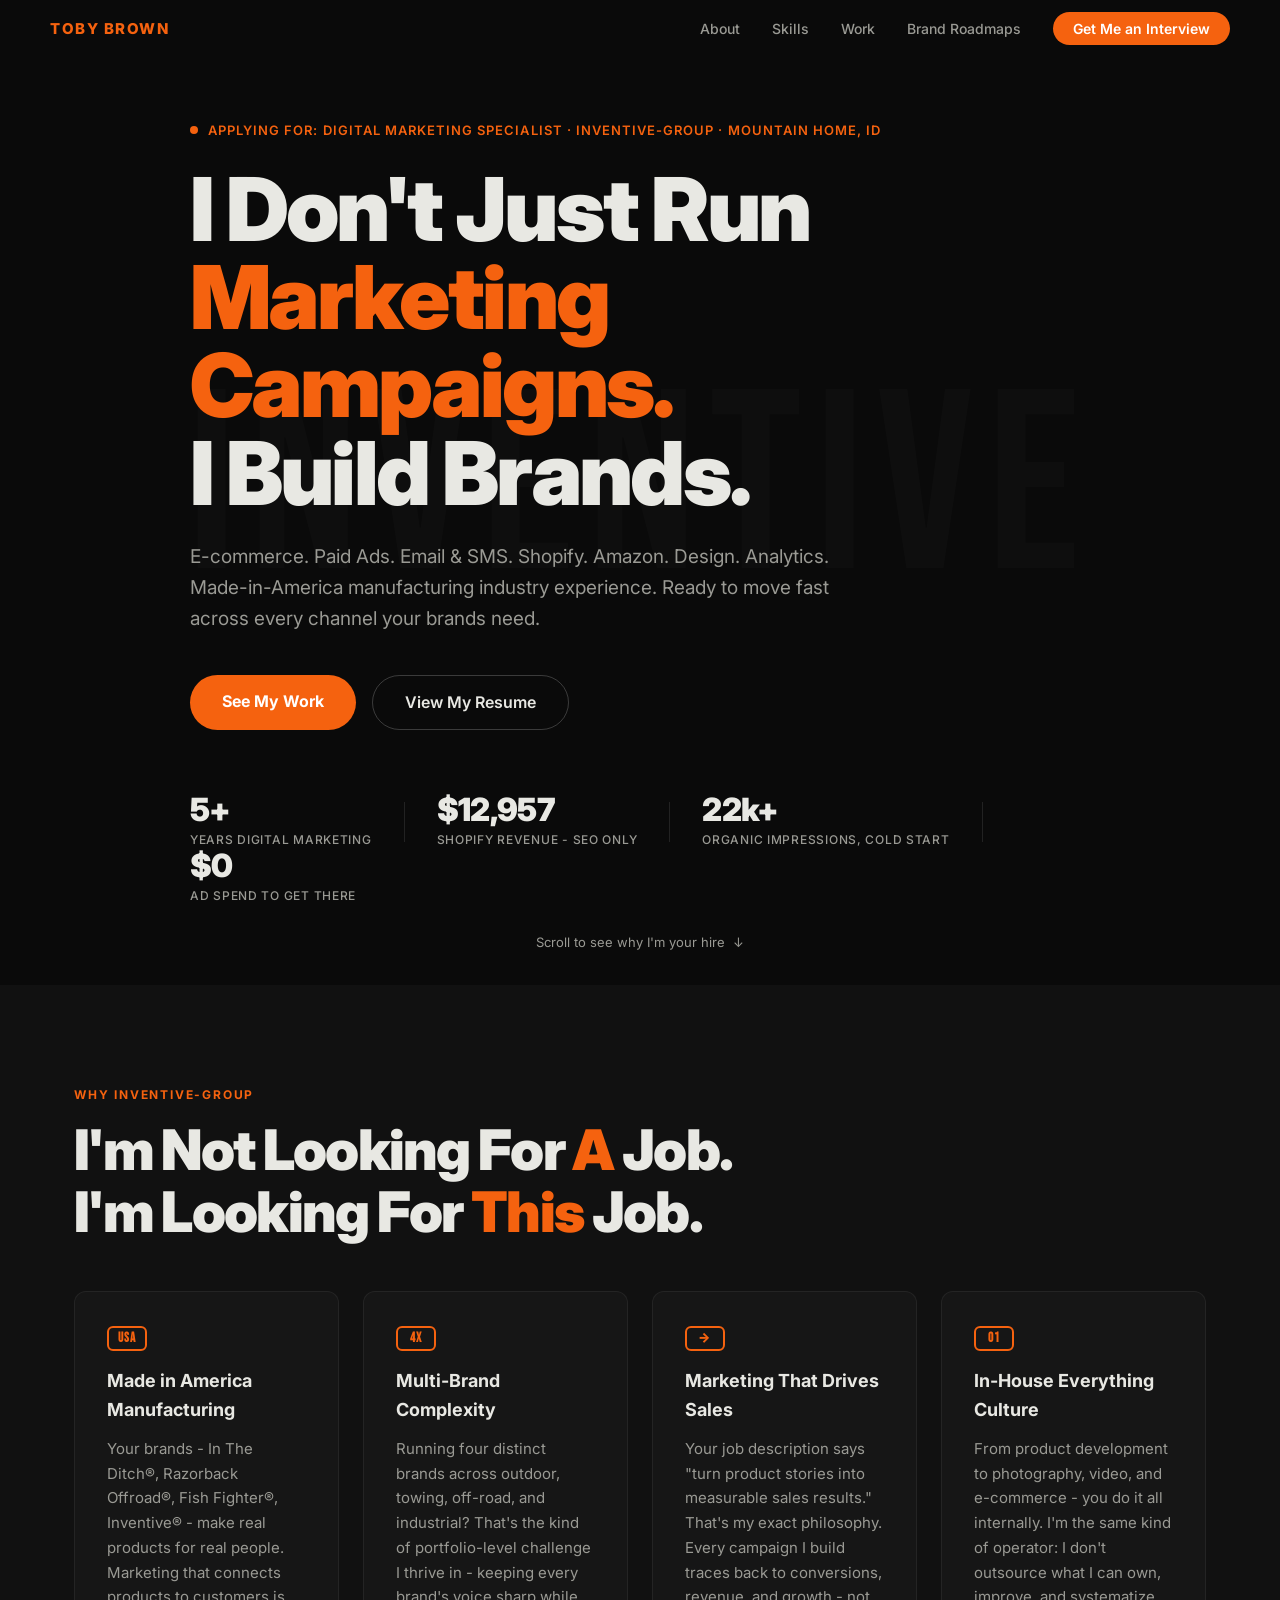
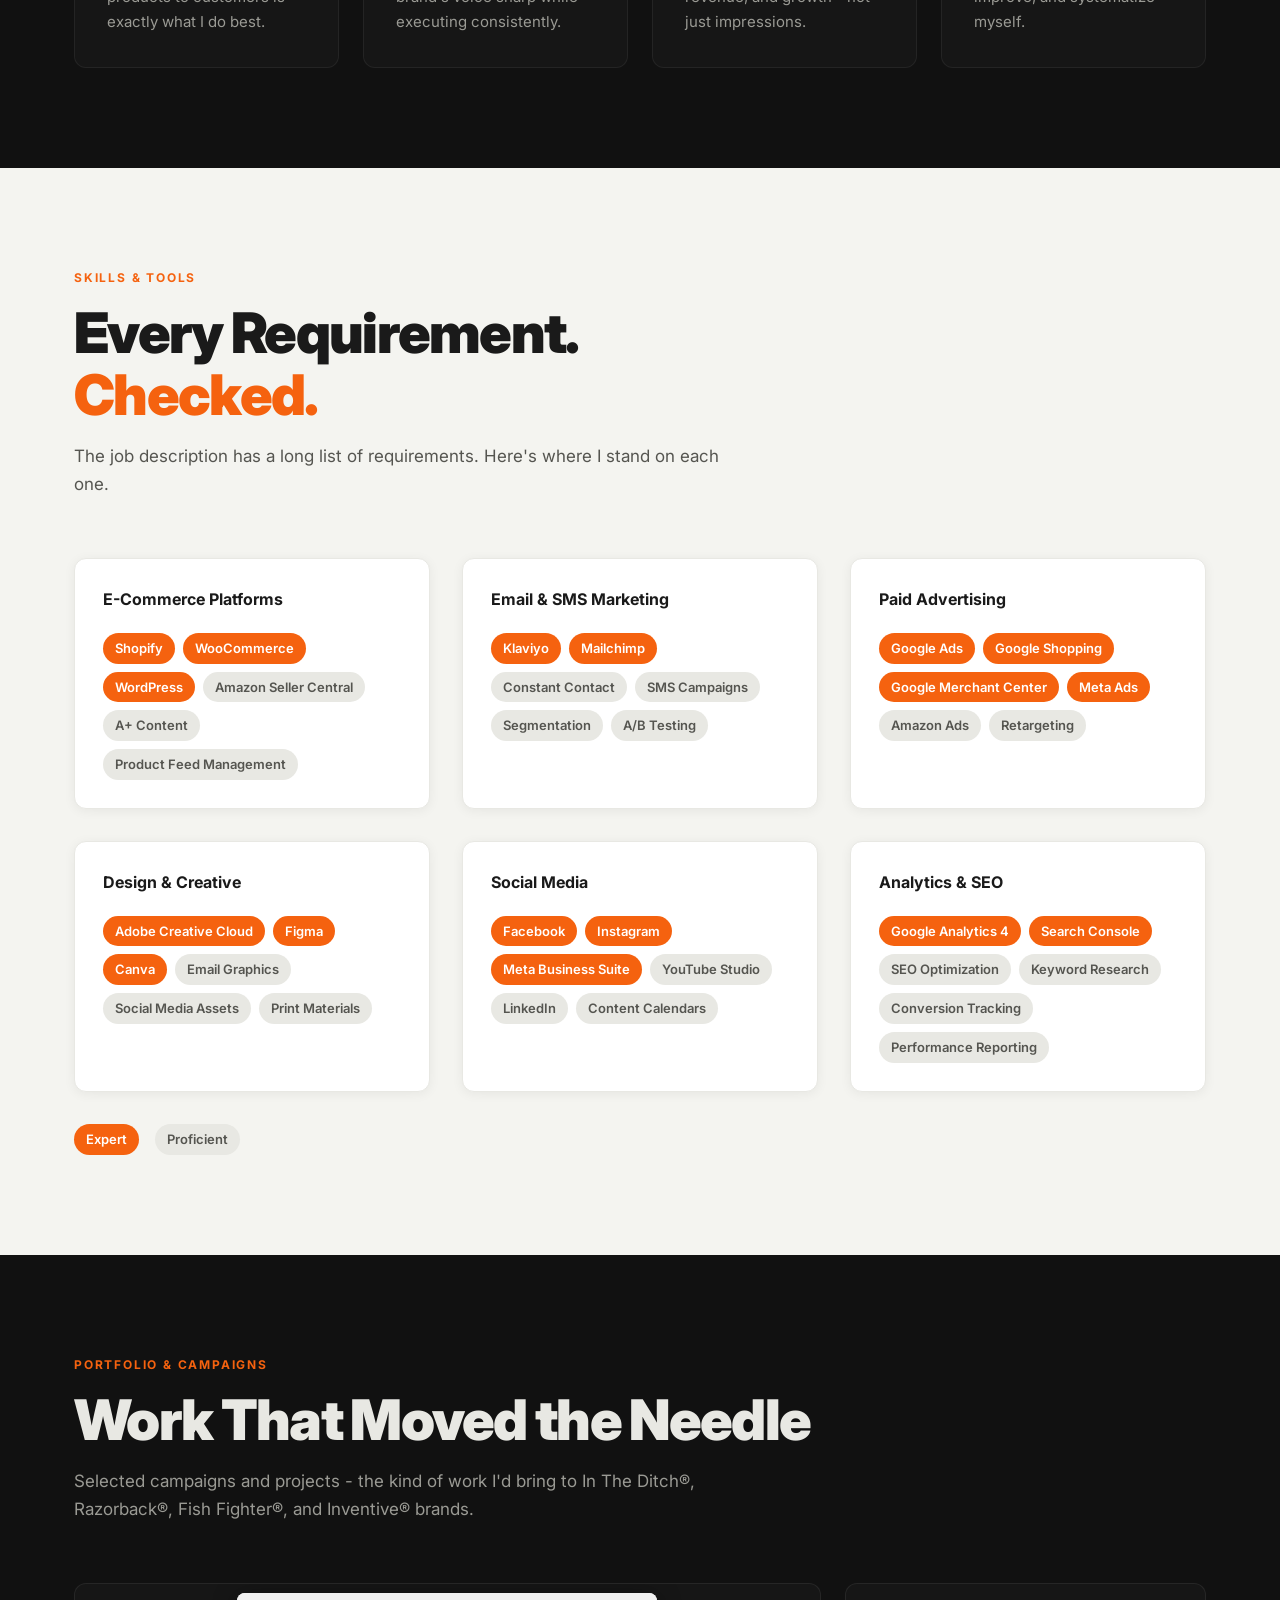
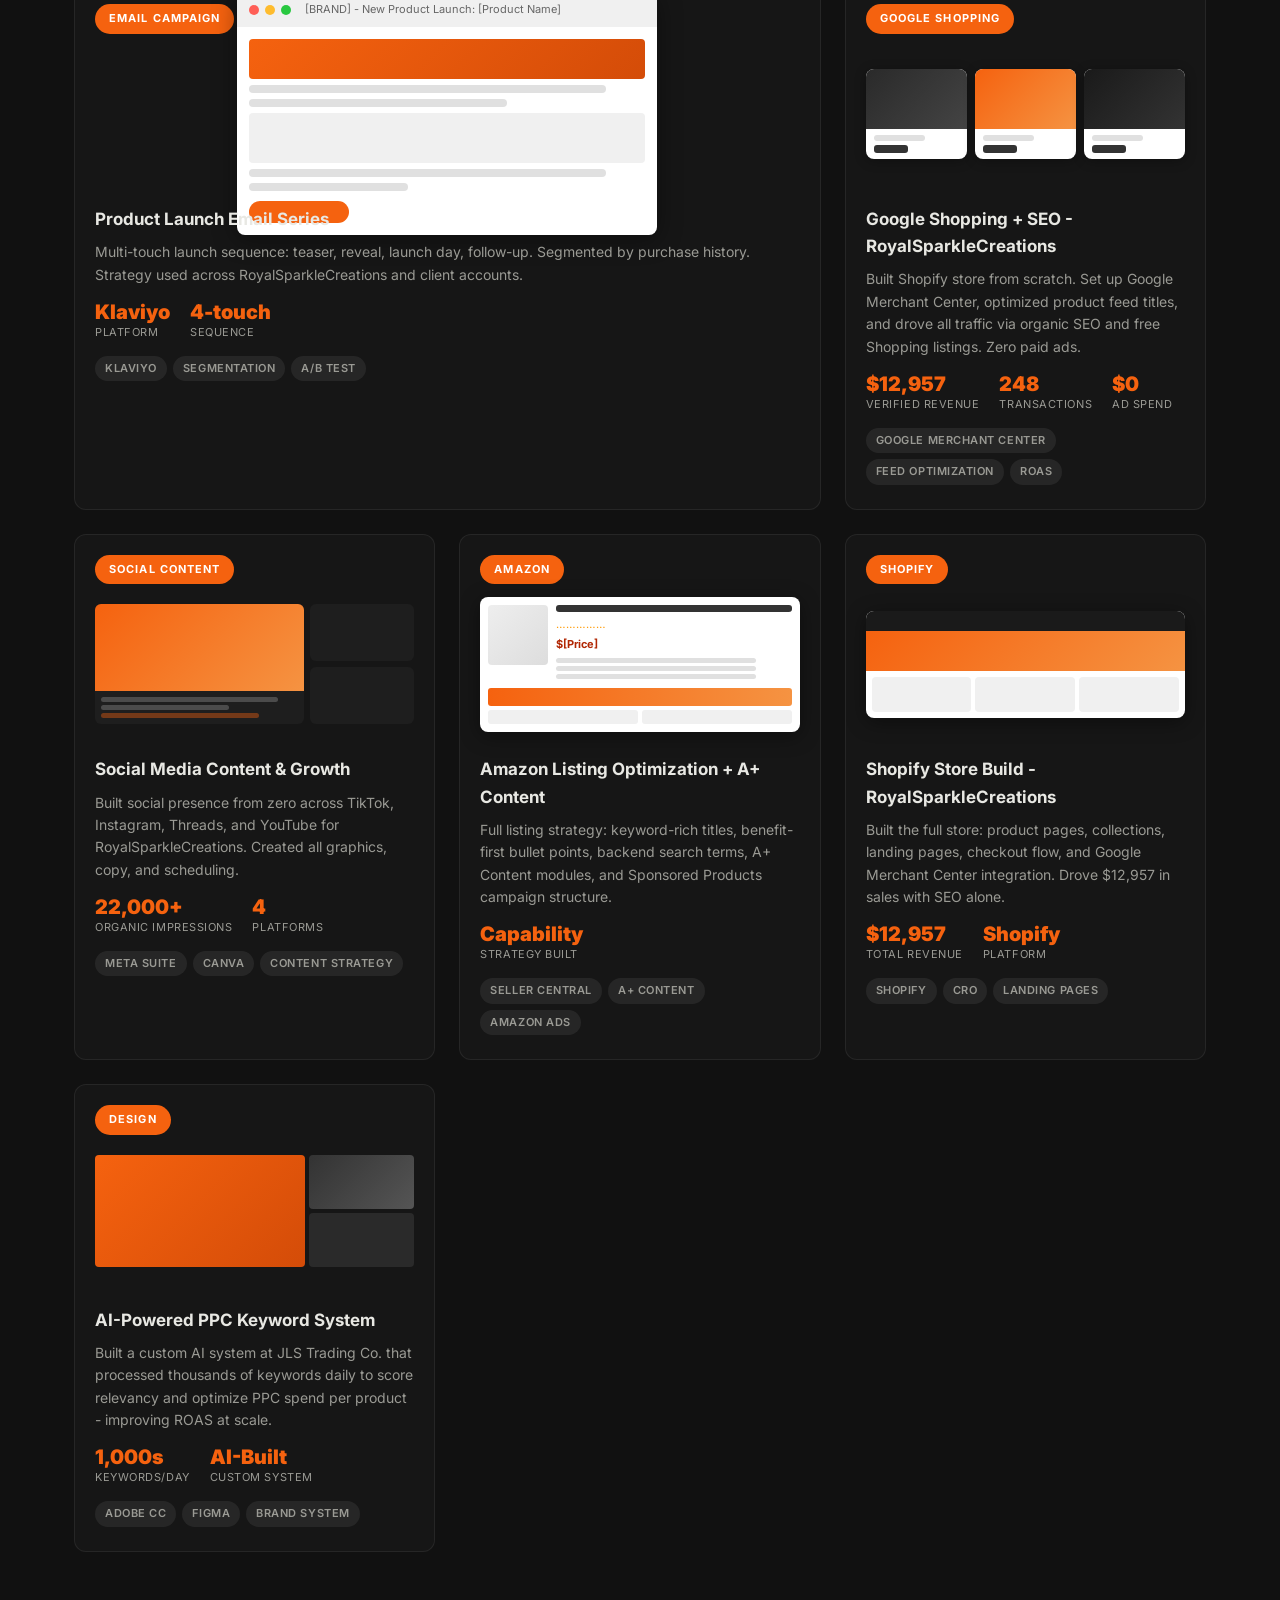
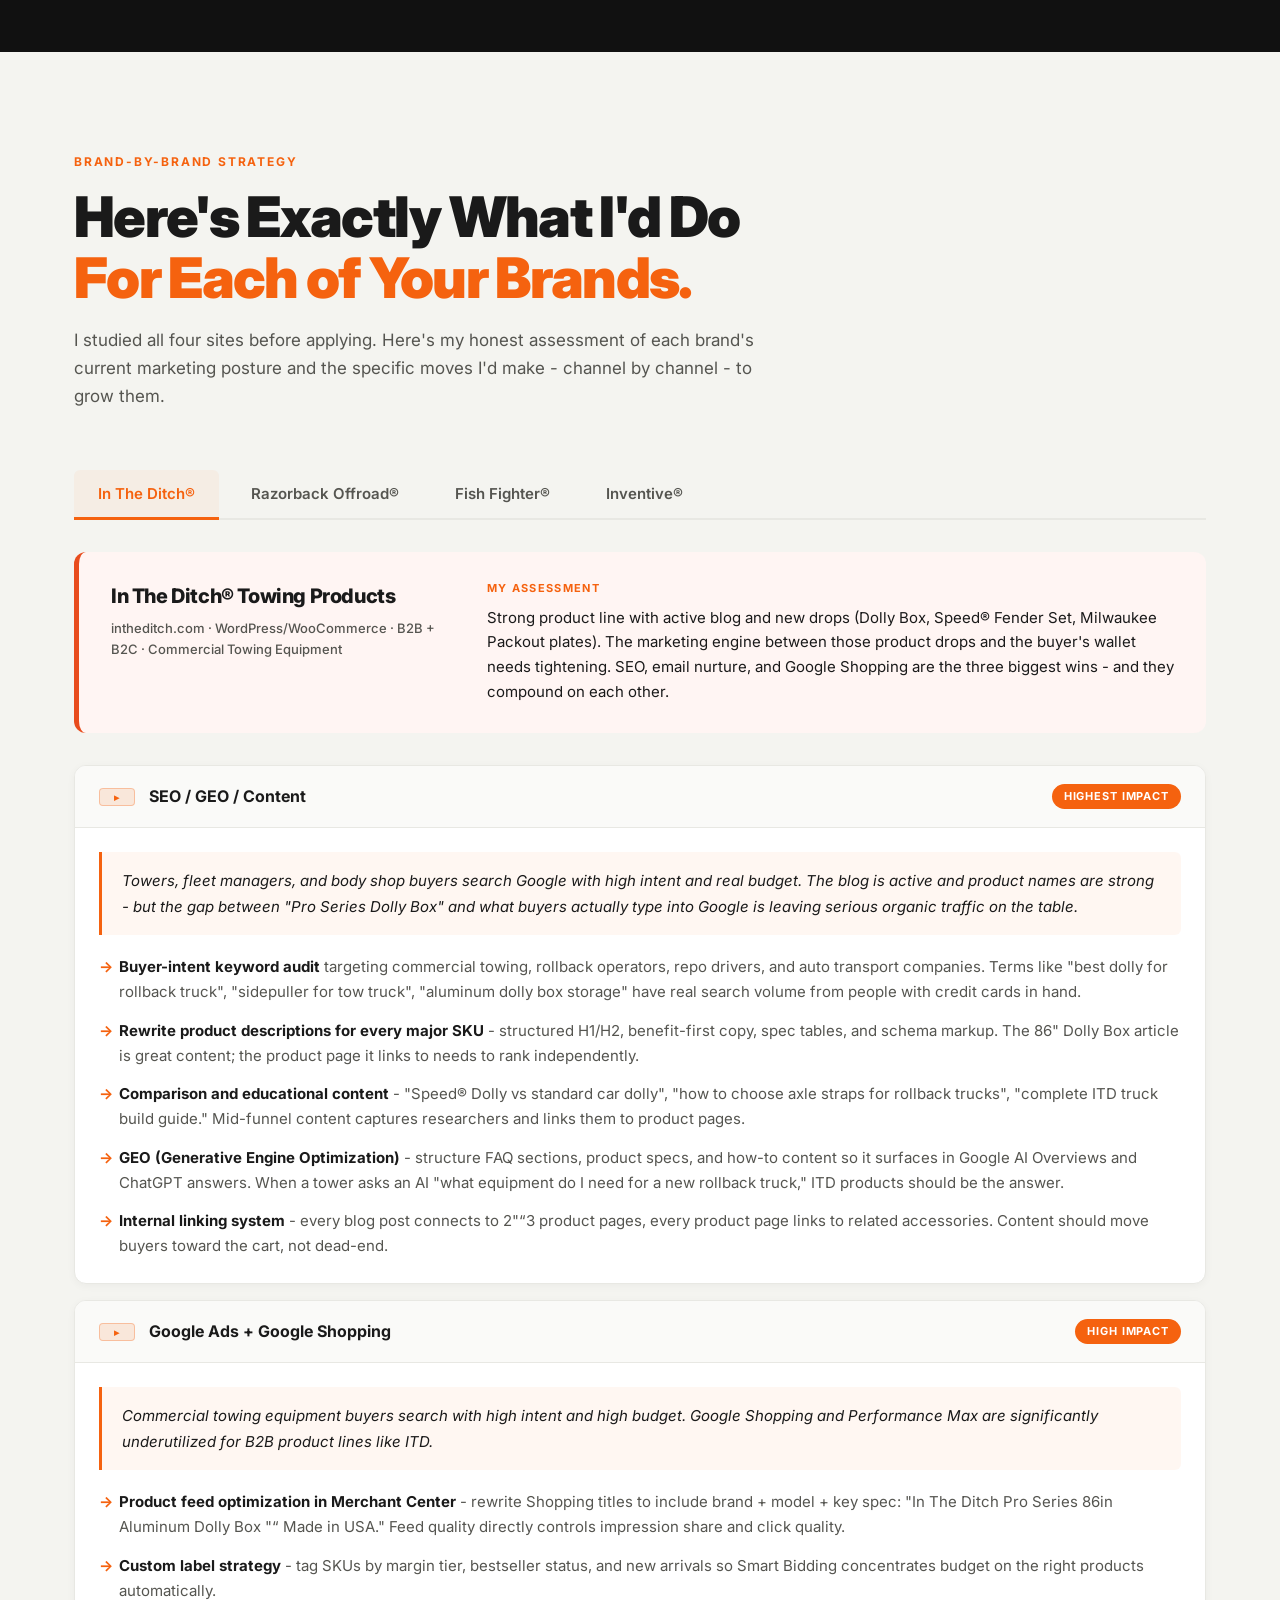
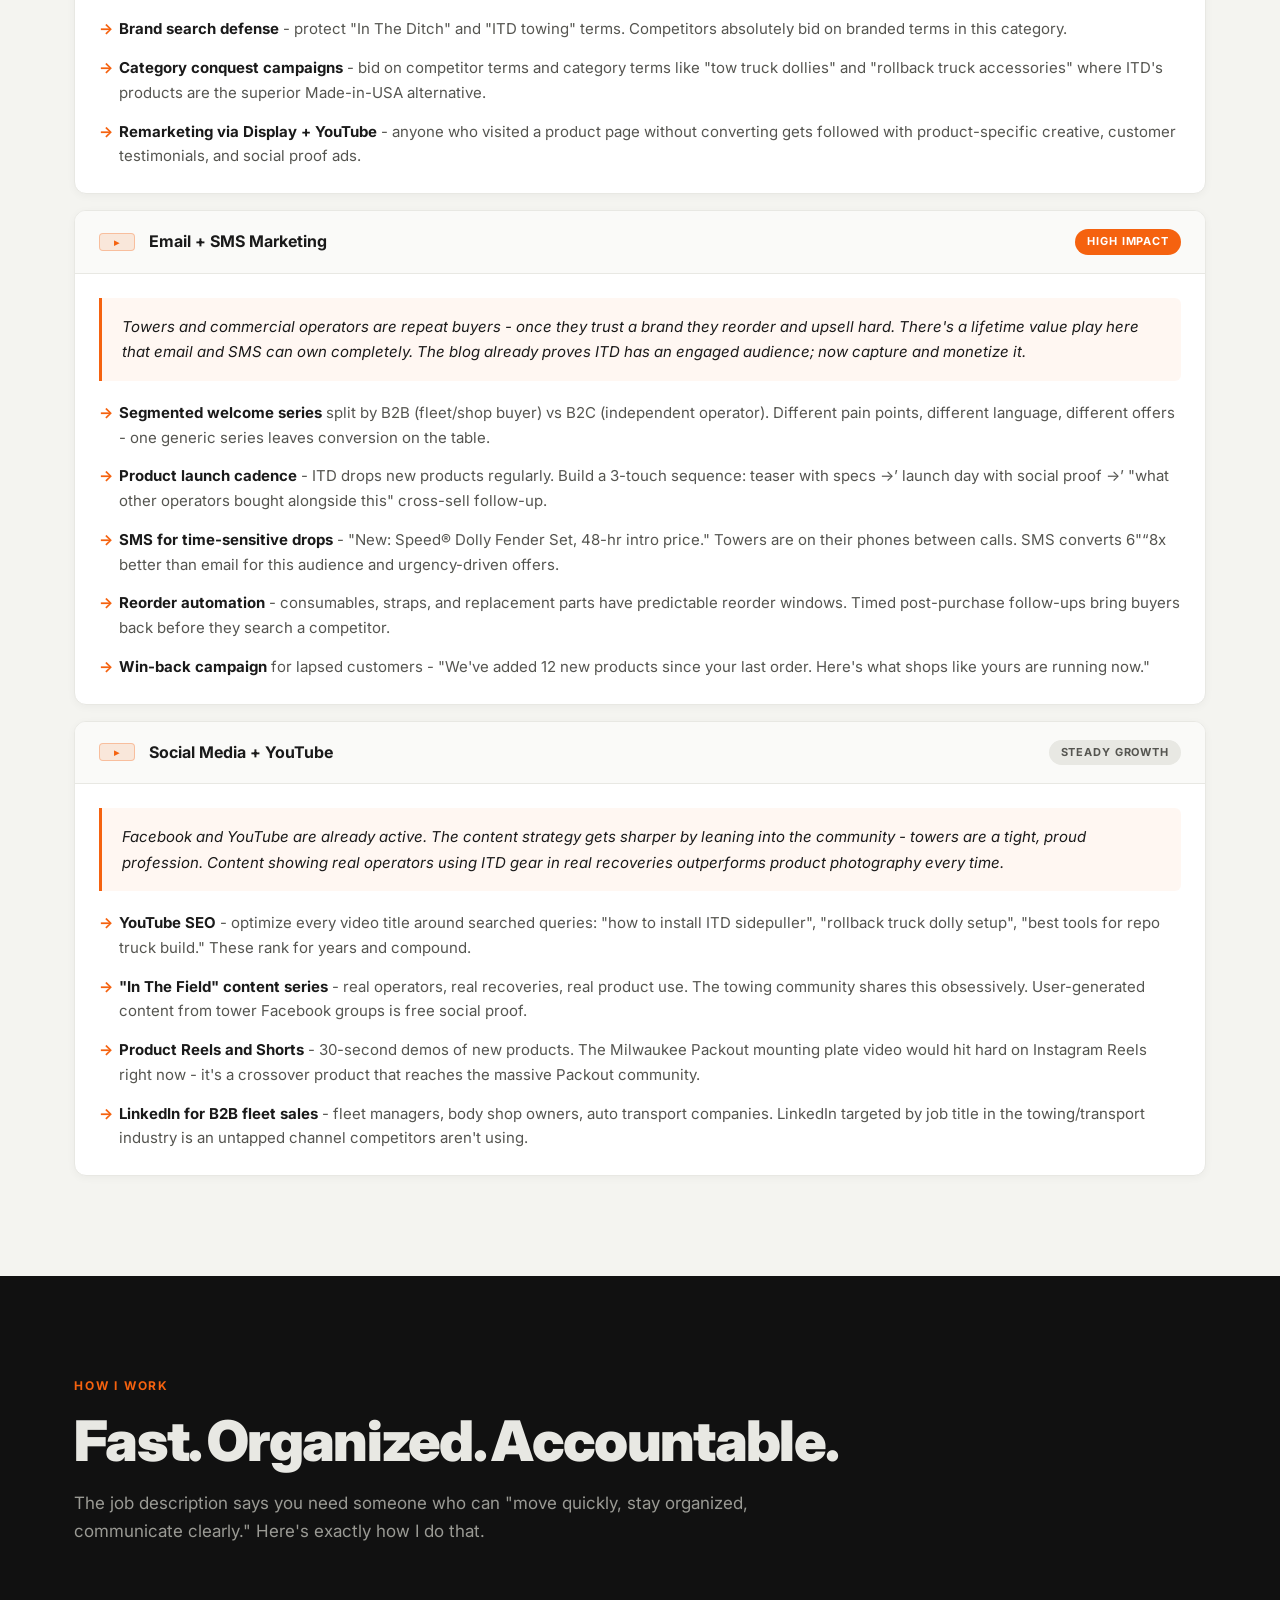
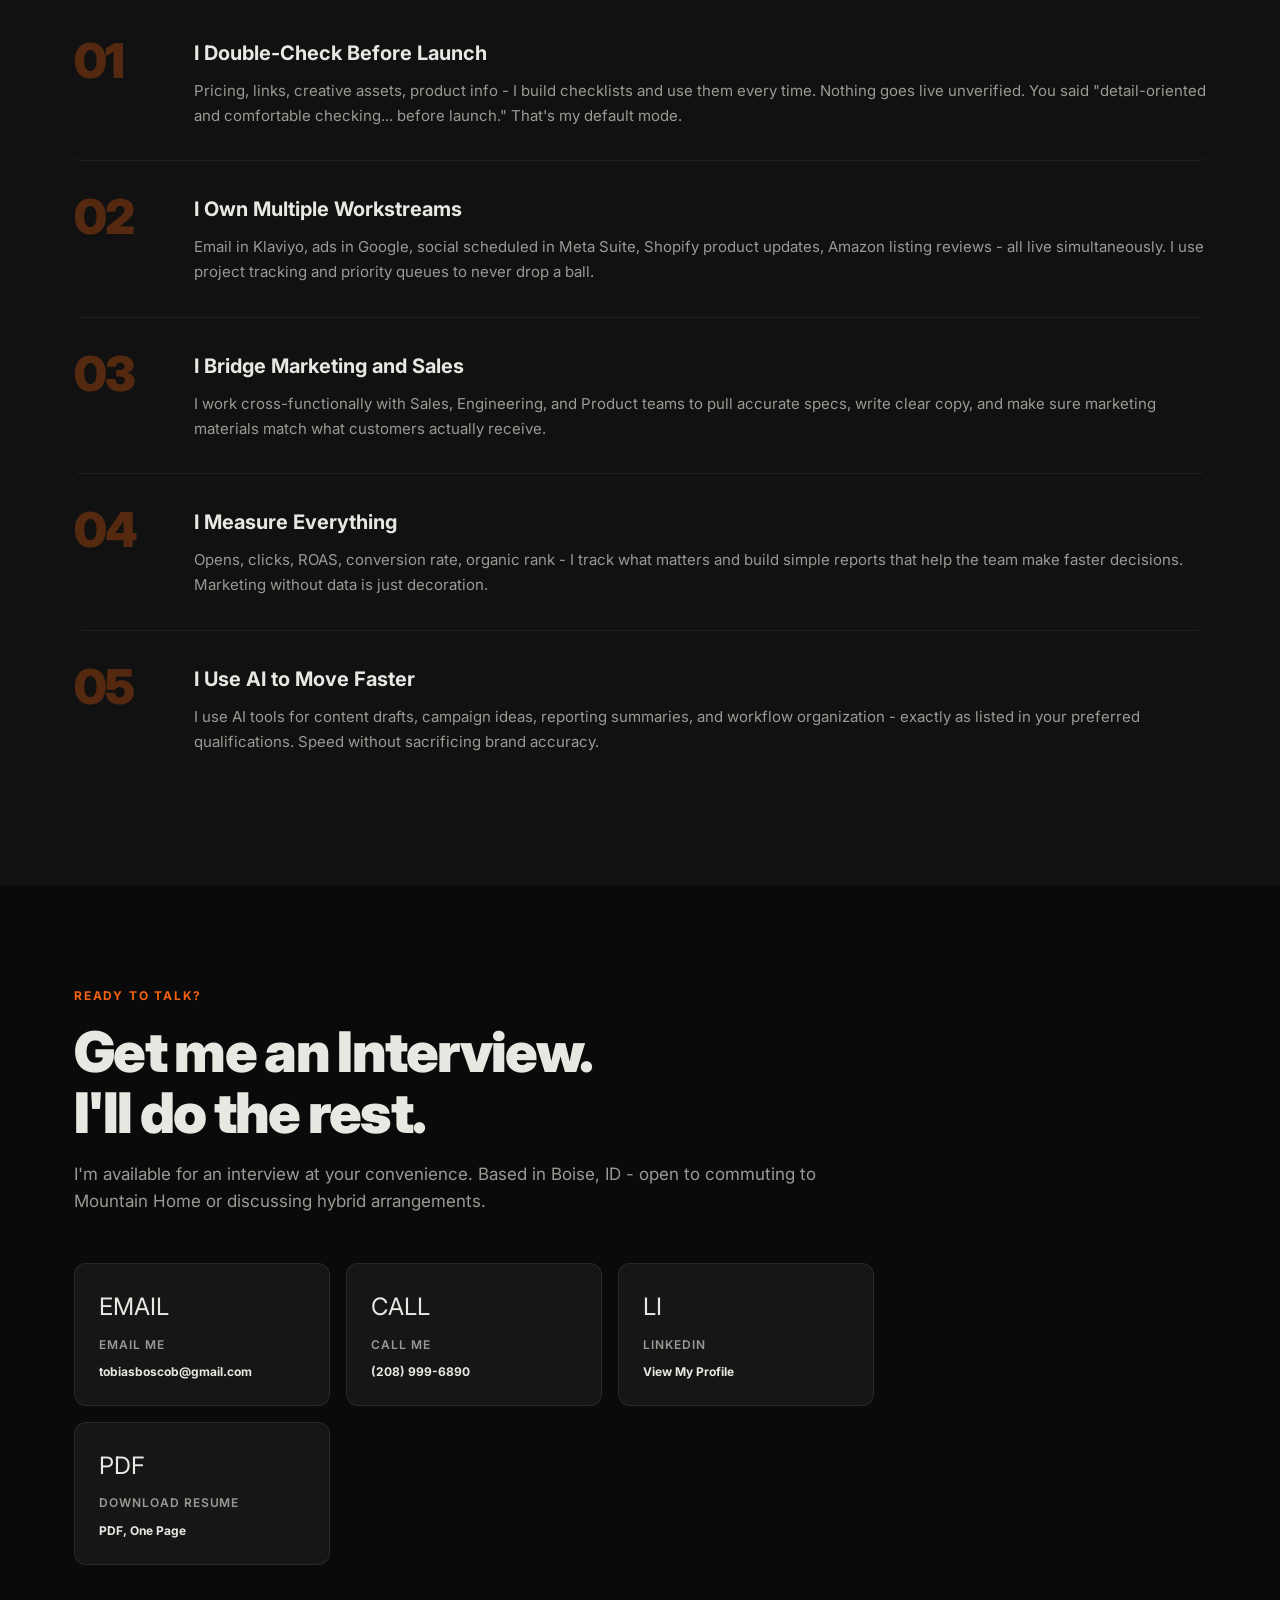
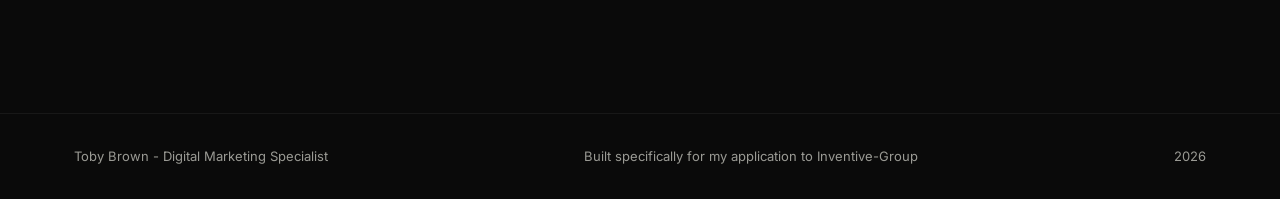
<file: index.html>
﻿<!DOCTYPE html>
<html lang="en">
<head>
  <meta charset="UTF-8" />
  <meta name="viewport" content="width=device-width, initial-scale=1.0" />
  <title>Toby Brown - Digital Marketing Specialist | Inventive-Group Application</title>
  <meta name="description" content="Application portfolio for the Digital Marketing Specialist role at Inventive-Group. Proven e-commerce, design, and campaign expertise." />
  <link rel="preconnect" href="https://fonts.googleapis.com" />
  <link rel="preconnect" href="https://fonts.gstatic.com" crossorigin />
  <link href="https://fonts.googleapis.com/css2?family=Inter:wght@300;400;500;600;700;800;900&family=Bebas+Neue&display=swap" rel="stylesheet" />
  <link rel="stylesheet" href="style.css" />
</head>
<body>

  <!-- NAV -->
  <nav id="navbar">
    <div class="nav-inner">
      <span class="nav-logo">Toby Brown</span>
      <ul class="nav-links">
        <li><a href="#about">About</a></li>
        <li><a href="#skills">Skills</a></li>
        <li><a href="#portfolio">Work</a></li>
        <li><a href="#roadmaps">Brand Roadmaps</a></li>
        <li><a href="#contact" class="nav-cta">Get Me an Interview</a></li>
      </ul>
      <button class="hamburger" id="hamburger" aria-label="Menu">&#9776;</button>
    </div>
  </nav>

  <!-- HERO -->
  <section id="hero">
    <div class="hero-bg-text">INVENTIVE</div>
    <div class="hero-content">
      <div class="hero-eyebrow">
        <span class="dot"></span>
        Applying for: Digital Marketing Specialist &middot; Inventive-Group &middot; Mountain Home, ID
      </div>
      <h1>
        I Don't Just Run<br />
        <span class="accent">Marketing Campaigns.</span><br />
        I Build Brands.
      </h1>
      <p class="hero-sub">
        E-commerce. Paid Ads. Email & SMS. Shopify. Amazon. Design. Analytics. 
        Made-in-America manufacturing industry experience. 
        Ready to move fast across every channel your brands need.
      </p>
      <div class="hero-actions">
        <a href="#portfolio" class="btn-primary">See My Work</a>
        <a href="resume.html" target="_blank" class="btn-outline">View My Resume</a>
      </div>
      <div class="hero-stats">
        <div class="stat"><span class="stat-num">5+</span><span class="stat-label">Years Digital Marketing</span></div>
        <div class="stat-divider"></div>
        <div class="stat"><span class="stat-num">$12,957</span><span class="stat-label">Shopify Revenue - SEO Only</span></div>
        <div class="stat-divider"></div>
        <div class="stat"><span class="stat-num">22k+</span><span class="stat-label">Organic Impressions, Cold Start</span></div>
        <div class="stat-divider"></div>
        <div class="stat"><span class="stat-num">$0</span><span class="stat-label">Ad Spend to Get There</span></div>
      </div>
    </div>
    <div class="hero-scroll-hint">Scroll to see why I'm your hire <span>&darr;</span></div>
  </section>

  <!-- WHY INVENTIVE -->
  <section id="why" class="section-dark">
    <div class="container">
      <div class="section-label">Why Inventive-Group</div>
      <h2>I'm Not Looking For <em>A</em> Job.<br />I'm Looking For <em>This</em> Job.</h2>
      <div class="why-grid">
        <div class="why-card">
          <div class="why-icon why-icon-text">USA</div>
          <h3>Made in America Manufacturing</h3>
          <p>Your brands - In The Ditch&reg;, Razorback Offroad&reg;, Fish Fighter&reg;, Inventive&reg; - make real products for real people. Marketing that connects products to customers is exactly what I do best.</p>
        </div>
        <div class="why-card">
          <div class="why-icon why-icon-text">4X</div>
          <h3>Multi-Brand Complexity</h3>
          <p>Running four distinct brands across outdoor, towing, off-road, and industrial? That's the kind of portfolio-level challenge I thrive in - keeping every brand's voice sharp while executing consistently.</p>
        </div>
        <div class="why-card">
          <div class="why-icon why-icon-text">&#8594;</div>
          <h3>Marketing That Drives Sales</h3>
          <p>Your job description says "turn product stories into measurable sales results." That's my exact philosophy. Every campaign I build traces back to conversions, revenue, and growth - not just impressions.</p>
        </div>
        <div class="why-card">
          <div class="why-icon why-icon-text">01</div>
          <h3>In-House Everything Culture</h3>
          <p>From product development to photography, video, and e-commerce - you do it all internally. I'm the same kind of operator: I don't outsource what I can own, improve, and systematize myself.</p>
        </div>
      </div>
    </div>
  </section>

  <!-- SKILLS MATRIX -->
  <section id="skills" class="section-light">
    <div class="container">
      <div class="section-label">Skills & Tools</div>
      <h2>Every Requirement.<br /><span class="accent">Checked.</span></h2>
      <p class="section-sub">The job description has a long list of requirements. Here's where I stand on each one.</p>

      <div class="skills-categories">

        <div class="skill-category">
          <div class="skill-cat-header">
            <h3>E-Commerce Platforms</h3>
          </div>
          <div class="skill-tags">
            <span class="skill-tag expert">Shopify</span>
            <span class="skill-tag expert">WooCommerce</span>
            <span class="skill-tag expert">WordPress</span>
            <span class="skill-tag strong">Amazon Seller Central</span>
            <span class="skill-tag strong">A+ Content</span>
            <span class="skill-tag strong">Product Feed Management</span>
          </div>
        </div>

        <div class="skill-category">
          <div class="skill-cat-header">
            <h3>Email &amp; SMS Marketing</h3>
          </div>
          <div class="skill-tags">
            <span class="skill-tag expert">Klaviyo</span>
            <span class="skill-tag expert">Mailchimp</span>
            <span class="skill-tag strong">Constant Contact</span>
            <span class="skill-tag strong">SMS Campaigns</span>
            <span class="skill-tag strong">Segmentation</span>
            <span class="skill-tag strong">A/B Testing</span>
          </div>
        </div>

        <div class="skill-category">
          <div class="skill-cat-header">
            <h3>Paid Advertising</h3>
          </div>
          <div class="skill-tags">
            <span class="skill-tag expert">Google Ads</span>
            <span class="skill-tag expert">Google Shopping</span>
            <span class="skill-tag expert">Google Merchant Center</span>
            <span class="skill-tag expert">Meta Ads</span>
            <span class="skill-tag strong">Amazon Ads</span>
            <span class="skill-tag strong">Retargeting</span>
          </div>
        </div>

        <div class="skill-category">
          <div class="skill-cat-header">
            <h3>Design &amp; Creative</h3>
          </div>
          <div class="skill-tags">
            <span class="skill-tag expert">Adobe Creative Cloud</span>
            <span class="skill-tag expert">Figma</span>
            <span class="skill-tag expert">Canva</span>
            <span class="skill-tag strong">Email Graphics</span>
            <span class="skill-tag strong">Social Media Assets</span>
            <span class="skill-tag strong">Print Materials</span>
          </div>
        </div>

        <div class="skill-category">
          <div class="skill-cat-header">
            <h3>Social Media</h3>
          </div>
          <div class="skill-tags">
            <span class="skill-tag expert">Facebook</span>
            <span class="skill-tag expert">Instagram</span>
            <span class="skill-tag expert">Meta Business Suite</span>
            <span class="skill-tag strong">YouTube Studio</span>
            <span class="skill-tag strong">LinkedIn</span>
            <span class="skill-tag strong">Content Calendars</span>
          </div>
        </div>

        <div class="skill-category">
          <div class="skill-cat-header">
            <h3>Analytics &amp; SEO</h3>
          </div>
          <div class="skill-tags">
            <span class="skill-tag expert">Google Analytics 4</span>
            <span class="skill-tag expert">Search Console</span>
            <span class="skill-tag strong">SEO Optimization</span>
            <span class="skill-tag strong">Keyword Research</span>
            <span class="skill-tag strong">Conversion Tracking</span>
            <span class="skill-tag strong">Performance Reporting</span>
          </div>
        </div>

      </div>

      <div class="skill-legend">
        <span class="legend-item"><span class="skill-tag expert">Expert</span></span>
        <span class="legend-item"><span class="skill-tag strong">Proficient</span></span>
      </div>
    </div>
  </section>

  <!-- PORTFOLIO -->
  <section id="portfolio" class="section-dark">
    <div class="container">
      <div class="section-label">Portfolio & Campaigns</div>
      <h2>Work That Moved the Needle</h2>
      <p class="section-sub">Selected campaigns and projects - the kind of work I'd bring to In The Ditch&reg;, Razorback&reg;, Fish Fighter&reg;, and Inventive&reg; brands.</p>

      <div class="portfolio-grid">

        <div class="portfolio-card featured">
          <div class="portfolio-card-badge">Email Campaign</div>
          <div class="portfolio-card-img email-preview">
            <div class="email-mock">
              <div class="email-mock-header">
                <span class="em-dot red"></span>
                <span class="em-dot yellow"></span>
                <span class="em-dot green"></span>
                <span class="em-subject">[BRAND] - New Product Launch: [Product Name]</span>
              </div>
              <div class="email-mock-body">
                <div class="em-hero-bar"></div>
                <div class="em-text-line wide"></div>
                <div class="em-text-line medium"></div>
                <div class="em-img-placeholder"></div>
                <div class="em-text-line wide"></div>
                <div class="em-text-line short"></div>
                <div class="em-cta-bar"></div>
              </div>
            </div>
          </div>
          <div class="portfolio-card-content">
            <h3>Product Launch Email Series</h3>
            <p>Multi-touch launch sequence: teaser, reveal, launch day, follow-up. Segmented by purchase history. Strategy used across RoyalSparkleCreations and client accounts.</p>
            <div class="portfolio-metrics">
              <div class="metric"><span class="metric-val">Klaviyo</span><span class="metric-key">Platform</span></div>
              <div class="metric"><span class="metric-val">4-touch</span><span class="metric-key">Sequence</span></div>
            </div>
            <div class="portfolio-tags">
              <span>Klaviyo</span><span>Segmentation</span><span>A/B Test</span>
            </div>
          </div>
        </div>

        <div class="portfolio-card">
          <div class="portfolio-card-badge">Google Shopping</div>
          <div class="portfolio-card-img ads-preview">
            <div class="ads-mock">
              <div class="ads-mock-row">
                <div class="ads-product-card">
                  <div class="ads-product-img"></div>
                  <div class="ads-product-info">
                    <div class="ads-line short"></div>
                    <div class="ads-price"></div>
                  </div>
                </div>
                <div class="ads-product-card">
                  <div class="ads-product-img alt"></div>
                  <div class="ads-product-info">
                    <div class="ads-line short"></div>
                    <div class="ads-price"></div>
                  </div>
                </div>
                <div class="ads-product-card">
                  <div class="ads-product-img dark"></div>
                  <div class="ads-product-info">
                    <div class="ads-line short"></div>
                    <div class="ads-price"></div>
                  </div>
                </div>
              </div>
            </div>
          </div>
          <div class="portfolio-card-content">
            <h3>Google Shopping + SEO - RoyalSparkleCreations</h3>
            <p>Built Shopify store from scratch. Set up Google Merchant Center, optimized product feed titles, and drove all traffic via organic SEO and free Shopping listings. Zero paid ads.</p>
            <div class="portfolio-metrics">
              <div class="metric"><span class="metric-val">$12,957</span><span class="metric-key">Verified Revenue</span></div>
              <div class="metric"><span class="metric-val">248</span><span class="metric-key">Transactions</span></div>
              <div class="metric"><span class="metric-val">$0</span><span class="metric-key">Ad Spend</span></div>
            </div>
            <div class="portfolio-tags">
              <span>Google Merchant Center</span><span>Feed Optimization</span><span>ROAS</span>
            </div>
          </div>
        </div>

        <div class="portfolio-card">
          <div class="portfolio-card-badge">Social Content</div>
          <div class="portfolio-card-img social-preview">
            <div class="social-mock">
              <div class="social-post">
                <div class="social-post-img"></div>
                <div class="social-post-caption">
                  <div class="sp-line wide"></div>
                  <div class="sp-line medium"></div>
                  <div class="sp-hashtags"></div>
                </div>
              </div>
              <div class="social-post small">
                <div class="social-post-img alt"></div>
              </div>
              <div class="social-post small">
                <div class="social-post-img dark"></div>
              </div>
            </div>
          </div>
          <div class="portfolio-card-content">
            <h3>Social Media Content &amp; Growth</h3>
            <p>Built social presence from zero across TikTok, Instagram, Threads, and YouTube for RoyalSparkleCreations. Created all graphics, copy, and scheduling.</p>
            <div class="portfolio-metrics">
              <div class="metric"><span class="metric-val">22,000+</span><span class="metric-key">Organic Impressions</span></div>
              <div class="metric"><span class="metric-val">4</span><span class="metric-key">Platforms</span></div>
            </div>
            <div class="portfolio-tags">
              <span>Meta Suite</span><span>Canva</span><span>Content Strategy</span>
            </div>
          </div>
        </div>

        <div class="portfolio-card">
          <div class="portfolio-card-badge">Amazon</div>
          <div class="portfolio-card-img amazon-preview">
            <div class="amazon-mock">
              <div class="amz-listing">
                <div class="amz-img"></div>
                <div class="amz-detail">
                  <div class="amz-title"></div>
                  <div class="amz-stars">&hellip;&hellip;&hellip;&hellip;&hellip;</div>
                  <div class="amz-price">$[Price]</div>
                  <div class="amz-bullets">
                    <div class="amz-bullet"></div>
                    <div class="amz-bullet"></div>
                    <div class="amz-bullet"></div>
                  </div>
                </div>
              </div>
              <div class="amz-aplus">
                <div class="aplus-bar"></div>
                <div class="aplus-row">
                  <div class="aplus-cell"></div>
                  <div class="aplus-cell"></div>
                </div>
              </div>
            </div>
          </div>
          <div class="portfolio-card-content">
            <h3>Amazon Listing Optimization + A+ Content</h3>
            <p>Full listing strategy: keyword-rich titles, benefit-first bullet points, backend search terms, A+ Content modules, and Sponsored Products campaign structure.</p>
            <div class="portfolio-metrics">
              <div class="metric"><span class="metric-val">Capability</span><span class="metric-key">Strategy Built</span></div>
            </div>
            <div class="portfolio-tags">
              <span>Seller Central</span><span>A+ Content</span><span>Amazon Ads</span>
            </div>
          </div>
        </div>

        <div class="portfolio-card">
          <div class="portfolio-card-badge">Shopify</div>
          <div class="portfolio-card-img shopify-preview">
            <div class="shopify-mock">
              <div class="sf-nav"></div>
              <div class="sf-hero"></div>
              <div class="sf-products">
                <div class="sf-product"></div>
                <div class="sf-product"></div>
                <div class="sf-product"></div>
              </div>
            </div>
          </div>
          <div class="portfolio-card-content">
            <h3>Shopify Store Build - RoyalSparkleCreations</h3>
            <p>Built the full store: product pages, collections, landing pages, checkout flow, and Google Merchant Center integration. Drove $12,957 in sales with SEO alone.</p>
            <div class="portfolio-metrics">
              <div class="metric"><span class="metric-val">$12,957</span><span class="metric-key">Total Revenue</span></div>
              <div class="metric"><span class="metric-val">Shopify</span><span class="metric-key">Platform</span></div>
            </div>
            <div class="portfolio-tags">
              <span>Shopify</span><span>CRO</span><span>Landing Pages</span>
            </div>
          </div>
        </div>

        <div class="portfolio-card">
          <div class="portfolio-card-badge">Design</div>
          <div class="portfolio-card-img design-preview">
            <div class="design-mock">
              <div class="design-grid">
                <div class="design-piece hero-piece"></div>
                <div class="design-piece tall-piece"></div>
                <div class="design-piece small-piece"></div>
                <div class="design-piece small-piece alt"></div>
                <div class="design-piece wide-piece"></div>
              </div>
            </div>
          </div>
          <div class="portfolio-card-content">
            <h3>AI-Powered PPC Keyword System</h3>
            <p>Built a custom AI system at JLS Trading Co. that processed thousands of keywords daily to score relevancy and optimize PPC spend per product - improving ROAS at scale.</p>
            <div class="portfolio-metrics">
              <div class="metric"><span class="metric-val">1,000s</span><span class="metric-key">Keywords/Day</span></div>
              <div class="metric"><span class="metric-val">AI-Built</span><span class="metric-key">Custom System</span></div>
            </div>
            <div class="portfolio-tags">
              <span>Adobe CC</span><span>Figma</span><span>Brand System</span>
            </div>
          </div>
        </div>

      </div>
    </div>
  </section>

  <!-- BRAND ROADMAPS -->
  <section id="roadmaps" class="section-light">
    <div class="container">
      <div class="section-label">Brand-by-Brand Strategy</div>
      <h2>Here's Exactly What I'd Do<br /><span class="accent-dark">For Each of Your Brands.</span></h2>
      <p class="section-sub">I studied all four sites before applying. Here's my honest assessment of each brand's current marketing posture and the specific moves I'd make - channel by channel - to grow them.</p>

      <div class="brand-tabs">
        <button class="brand-tab active" data-brand="itd">In The Ditch&reg;</button>
        <button class="brand-tab" data-brand="rbo">Razorback Offroad&reg;</button>
        <button class="brand-tab" data-brand="ff">Fish Fighter&reg;</button>
        <button class="brand-tab" data-brand="inv">Inventive&reg;</button>
      </div>

      <!-- ITD -->
      <div class="brand-roadmap active" id="brand-itd">
        <div class="roadmap-header itd-header">
          <div class="roadmap-brand-info">
            <div class="roadmap-brand-name">In The Ditch&reg; Towing Products</div>
            <div class="roadmap-brand-url">intheditch.com &middot; WordPress/WooCommerce &middot; B2B + B2C &middot; Commercial Towing Equipment</div>
          </div>
          <div class="roadmap-verdict">
            <div class="verdict-label">My Assessment</div>
            <div class="verdict-text">Strong product line with active blog and new drops (Dolly Box, Speed&reg; Fender Set, Milwaukee Packout plates). The marketing engine between those product drops and the buyer's wallet needs tightening. SEO, email nurture, and Google Shopping are the three biggest wins - and they compound on each other.</div>
          </div>
        </div>
        <div class="roadmap-channels">

          <div class="channel-block">
            <div class="channel-header">
              <span class="channel-icon ci">&#9656;</span>
              <span class="channel-name">SEO / GEO / Content</span>
              <span class="channel-priority high">Highest Impact</span>
            </div>
            <div class="channel-body">
              <p class="channel-thesis">Towers, fleet managers, and body shop buyers search Google with high intent and real budget. The blog is active and product names are strong - but the gap between "Pro Series Dolly Box" and what buyers actually type into Google is leaving serious organic traffic on the table.</p>
              <ul class="channel-actions">
                <li><strong>Buyer-intent keyword audit</strong> targeting commercial towing, rollback operators, repo drivers, and auto transport companies. Terms like "best dolly for rollback truck", "sidepuller for tow truck", "aluminum dolly box storage" have real search volume from people with credit cards in hand.</li>
                <li><strong>Rewrite product descriptions for every major SKU</strong> - structured H1/H2, benefit-first copy, spec tables, and schema markup. The 86" Dolly Box article is great content; the product page it links to needs to rank independently.</li>
                <li><strong>Comparison and educational content</strong> - "Speed&reg; Dolly vs standard car dolly", "how to choose axle straps for rollback trucks", "complete ITD truck build guide." Mid-funnel content captures researchers and links them to product pages.</li>
                <li><strong>GEO (Generative Engine Optimization)</strong> - structure FAQ sections, product specs, and how-to content so it surfaces in Google AI Overviews and ChatGPT answers. When a tower asks an AI "what equipment do I need for a new rollback truck," ITD products should be the answer.</li>
                <li><strong>Internal linking system</strong> - every blog post connects to 2"&ldquo;3 product pages, every product page links to related accessories. Content should move buyers toward the cart, not dead-end.</li>
              </ul>
            </div>
          </div>

          <div class="channel-block">
            <div class="channel-header">
              <span class="channel-icon ci">&#9656;</span>
              <span class="channel-name">Google Ads + Google Shopping</span>
              <span class="channel-priority high">High Impact</span>
            </div>
            <div class="channel-body">
              <p class="channel-thesis">Commercial towing equipment buyers search with high intent and high budget. Google Shopping and Performance Max are significantly underutilized for B2B product lines like ITD.</p>
              <ul class="channel-actions">
                <li><strong>Product feed optimization in Merchant Center</strong> - rewrite Shopping titles to include brand + model + key spec: "In The Ditch Pro Series 86in Aluminum Dolly Box "&ldquo; Made in USA." Feed quality directly controls impression share and click quality.</li>
                <li><strong>Custom label strategy</strong> - tag SKUs by margin tier, bestseller status, and new arrivals so Smart Bidding concentrates budget on the right products automatically.</li>
                <li><strong>Brand search defense</strong> - protect "In The Ditch" and "ITD towing" terms. Competitors absolutely bid on branded terms in this category.</li>
                <li><strong>Category conquest campaigns</strong> - bid on competitor terms and category terms like "tow truck dollies" and "rollback truck accessories" where ITD's products are the superior Made-in-USA alternative.</li>
                <li><strong>Remarketing via Display + YouTube</strong> - anyone who visited a product page without converting gets followed with product-specific creative, customer testimonials, and social proof ads.</li>
              </ul>
            </div>
          </div>

          <div class="channel-block">
            <div class="channel-header">
              <span class="channel-icon ci">&#9656;</span>
              <span class="channel-name">Email + SMS Marketing</span>
              <span class="channel-priority high">High Impact</span>
            </div>
            <div class="channel-body">
              <p class="channel-thesis">Towers and commercial operators are repeat buyers - once they trust a brand they reorder and upsell hard. There's a lifetime value play here that email and SMS can own completely. The blog already proves ITD has an engaged audience; now capture and monetize it.</p>
              <ul class="channel-actions">
                <li><strong>Segmented welcome series</strong> split by B2B (fleet/shop buyer) vs B2C (independent operator). Different pain points, different language, different offers - one generic series leaves conversion on the table.</li>
                <li><strong>Product launch cadence</strong> - ITD drops new products regularly. Build a 3-touch sequence: teaser with specs &rarr;&rsquo; launch day with social proof &rarr;&rsquo; "what other operators bought alongside this" cross-sell follow-up.</li>
                <li><strong>SMS for time-sensitive drops</strong> - "New: Speed&reg; Dolly Fender Set, 48-hr intro price." Towers are on their phones between calls. SMS converts 6"&ldquo;8x better than email for this audience and urgency-driven offers.</li>
                <li><strong>Reorder automation</strong> - consumables, straps, and replacement parts have predictable reorder windows. Timed post-purchase follow-ups bring buyers back before they search a competitor.</li>
                <li><strong>Win-back campaign</strong> for lapsed customers - "We've added 12 new products since your last order. Here's what shops like yours are running now."</li>
              </ul>
            </div>
          </div>

          <div class="channel-block">
            <div class="channel-header">
              <span class="channel-icon ci">&#9656;</span>
              <span class="channel-name">Social Media + YouTube</span>
              <span class="channel-priority medium">Steady Growth</span>
            </div>
            <div class="channel-body">
              <p class="channel-thesis">Facebook and YouTube are already active. The content strategy gets sharper by leaning into the community - towers are a tight, proud profession. Content showing real operators using ITD gear in real recoveries outperforms product photography every time.</p>
              <ul class="channel-actions">
                <li><strong>YouTube SEO</strong> - optimize every video title around searched queries: "how to install ITD sidepuller", "rollback truck dolly setup", "best tools for repo truck build." These rank for years and compound.</li>
                <li><strong>"In The Field" content series</strong> - real operators, real recoveries, real product use. The towing community shares this obsessively. User-generated content from tower Facebook groups is free social proof.</li>
                <li><strong>Product Reels and Shorts</strong> - 30-second demos of new products. The Milwaukee Packout mounting plate video would hit hard on Instagram Reels right now - it's a crossover product that reaches the massive Packout community.</li>
                <li><strong>LinkedIn for B2B fleet sales</strong> - fleet managers, body shop owners, auto transport companies. LinkedIn targeted by job title in the towing/transport industry is an untapped channel competitors aren't using.</li>
              </ul>
            </div>
          </div>

        </div>
      </div>

      <!-- RBO -->
      <div class="brand-roadmap" id="brand-rbo">
        <div class="roadmap-header rbo-header">
          <div class="roadmap-brand-info">
            <div class="roadmap-brand-name">Razorback Offroad RBO&reg; Products</div>
            <div class="roadmap-brand-url">razorbackoffroad.com &middot; WordPress/WooCommerce &middot; B2C + Dealer &middot; UTV/Powersports/Overlanding</div>
          </div>
          <div class="roadmap-verdict">
            <div class="verdict-label">My Assessment</div>
            <div class="verdict-text">UTV/SXS/overlanding is one of the fastest-growing outdoor categories in America. The RBO product catalog is deep - cargo racks, windshields, roofs, gun mounts, chainsaw mounts, rock sliders. The "It Fits¢" mounting system is a genuine differentiator. The biggest opportunity: community-driven content and systematic paid social targeting UTV owners by the specific machine they ride.</div>
          </div>
        </div>
        <div class="roadmap-channels">

          <div class="channel-block">
            <div class="channel-header">
              <span class="channel-icon ci">&#9656;</span>
              <span class="channel-name">Social Media + UGC + Community</span>
              <span class="channel-priority high">Highest Impact</span>
            </div>
            <div class="channel-body">
              <p class="channel-thesis">The off-road UTV community is one of the most passionate, sharing, and purchase-influential communities in outdoor recreation. They live on Instagram, Facebook Groups, YouTube, and TikTok. If RBO's content is consistently in their feed, they buy. Identity-driven gear purchases are made because of community influence, not Google searches.</p>
              <ul class="channel-actions">
                <li><strong>UGC engine</strong> - actively solicit photos and videos from customers after every order. Create a branded hashtag (#RazorbackBuilt or similar), run contests, repost the best content weekly. Off-road buyers trust other off-road buyers infinitely more than brand ads.</li>
                <li><strong>"Build showcase" series</strong> - feature complete customer UTV builds using RBO gear. Full before/after photos, full gear list, how they use it on the trail. These posts get massive organic reach inside the UTV community and drive aspirational purchasing.</li>
                <li><strong>YouTube SEO for model-specific install videos</strong> - "RBO Cargo Rack Install Polaris RZR 1000", "Razorback Offroad Windshield Can-Am Defender Review." Model-specific content ranks for years on both YouTube and Google, capturing buyers who already own that machine and are actively building it out.</li>
                <li><strong>Facebook Group presence</strong> - RZR Nation, Can-Am Maverick Owners, Polaris General owners groups have hundreds of thousands of engaged members. Organic participation plus targeted group ads reach exactly the buyer who needs RBO gear right now.</li>
                <li><strong>Instagram Reels + TikTok trail footage</strong> - 15"&ldquo;30 second clips of RBO gear doing what it's built for on real trails. The overlanding aesthetic performs exceptionally well in short-form video and drives brand discovery.</li>
                <li><strong>Ambassador/influencer program</strong> - partner with 5"&ldquo;10 mid-tier UTV and overlanding content creators (10k"&ldquo;200k followers). Product-for-content arrangements cost almost nothing and deliver hyper-targeted reach to buyers already in the market.</li>
              </ul>
            </div>
          </div>

          <div class="channel-block">
            <div class="channel-header">
              <span class="channel-icon ci">&#9656;</span>
              <span class="channel-name">Paid Social + Retargeting</span>
              <span class="channel-priority high">High Impact</span>
            </div>
            <div class="channel-body">
              <p class="channel-thesis">Meta's interest and behavior targeting for UTV/powersports is extremely precise. Polaris, Can-Am, Honda Pioneer, overlanding, off-road - these are definable audiences, and the AOV on RBO products ($200"&ldquo;$800+) makes paid social math work even with aggressive CPAs.</p>
              <ul class="channel-actions">
                <li><strong>UTV brand interest targeting</strong> - separate ad sets for Polaris owners, Can-Am owners, Kawasaki Mule owners. Show each audience products confirmed to fit their specific machine using the existing "Shop By Brand" catalog structure.</li>
                <li><strong>Dynamic product retargeting</strong> - anyone who viewed a cargo rack gets followed by ads for that rack plus the complementary windshield, roof, and accessories. Multi-product builds drive significantly higher AOV.</li>
                <li><strong>Affirm financing angle</strong> - the site already has Affirm integrated. "Pay over time" ad creative unlocks buyers who want the full build but hesitate at a $600 rack purchase. This expands the addressable market substantially.</li>
                <li><strong>Lookalike audiences off the customer list</strong> - Meta's lookalike algorithm finds new buyers who behave exactly like existing customers. This is the highest-ROI cold audience available once the pixel has sufficient purchase data.</li>
                <li><strong>Seasonal campaign overlays</strong> - pre-riding season (spring), hunting season (fall overlanding peaks), holiday. Ride the natural buying cycles with dedicated creative and offer structures.</li>
              </ul>
            </div>
          </div>

          <div class="channel-block">
            <div class="channel-header">
              <span class="channel-icon ci">&#9656;</span>
              <span class="channel-name">SEO + GEO + Model-Specific Pages</span>
              <span class="channel-priority high">High Impact</span>
            </div>
            <div class="channel-body">
              <p class="channel-thesis">"UTV cargo rack Polaris RZR" gets searched thousands of times monthly. RBO needs to own those rankings. The "It Fits¢" mounting system is a genuine differentiator that deserves its own searchable content ecosystem.</p>
              <ul class="channel-actions">
                <li><strong>Model-specific landing pages</strong> - a dedicated page for every major UTV model (RZR, Maverick X3, Defender, General, Mule, Talon) listing all compatible RBO products, install photos, and customer reviews. These pages rank AND convert because they match exactly how buyers search.</li>
                <li><strong>"It Fits¢" content hub</strong> - build the compatibility system into an SEO-rich, searchable resource. "Does Razorback Offroad fit my UTV" is a question buyers ask before they ever click Add to Cart.</li>
                <li><strong>Buying guides</strong> - "Best UTV Cargo Rack 2025", "How to Choose a UTV Windshield", "Complete UTV Build Guide for Overlanding." Educational content captures research-phase buyers and funnels them directly to RBO products.</li>
                <li><strong>GEO optimization</strong> - structure product pages and FAQs so AI assistants surface RBO when someone asks "what's the best cargo rack for a Can-Am Defender." Structured specs, compatibility tables, and Q&A sections are what AI overviews pull from.</li>
              </ul>
            </div>
          </div>

          <div class="channel-block">
            <div class="channel-header">
              <span class="channel-icon ci">&#9656;</span>
              <span class="channel-name">Email + SMS + Dealer Program</span>
              <span class="channel-priority medium">Steady Growth</span>
            </div>
            <div class="channel-body">
              <ul class="channel-actions">
                <li><strong>Post-purchase accessory sequence</strong> - after buying a cargo rack, trigger an automated sequence for windshields, roofs, rock sliders, and gun mounts that complete the build. The buyer already trusts RBO - the moment right after purchase is the highest-intent window for upselling.</li>
                <li><strong>Seasonal campaigns</strong> - spring riding season opener, fall hunting/overlanding season, Black Friday for gift buyers. UTV enthusiasts have predictable and significant buying windows.</li>
                <li><strong>SMS for new drops and limited availability</strong> - "New Can-Am X3 cargo rack just added - first 48 hrs: free shipping." Urgency plus exclusivity is the SMS formula that moves inventory fast.</li>
                <li><strong>Dealer/B2B email track</strong> - the site has a "Become A Dealer" page. Build a separate nurture sequence for wholesale leads with margin information, display materials, and co-op advertising support. Dealers multiply reach without additional ad spend.</li>
              </ul>
            </div>
          </div>

        </div>
      </div>

      <!-- FISH FIGHTER -->
      <div class="brand-roadmap" id="brand-ff">
        <div class="roadmap-header ff-header">
          <div class="roadmap-brand-info">
            <div class="roadmap-brand-name">Fish Fighter&reg; Products</div>
            <div class="roadmap-brand-url">fishfighterproducts.com &middot; Shopify &middot; B2C &middot; Fishing Gear / Boat Rod Systems</div>
          </div>
          <div class="roadmap-verdict">
            <div class="verdict-label">My Assessment</div>
            <div class="verdict-text">Fish Fighter has a genuinely compelling product story - the SRS Rail System, Quick Release Rod Risers (QRS), and expert-curated bundles are differentiated, professional-grade products with strong social proof. "Gear made for hardcore fishermen" is sharp positioning. Amazon and YouTube are the two channels that will move the most units, and both are wide open to win right now.</div>
          </div>
        </div>
        <div class="roadmap-channels">

          <div class="channel-block">
            <div class="channel-header">
              <span class="channel-icon ci">&#9656;</span>
              <span class="channel-name">Amazon - Listings, A+ Content, Ads</span>
              <span class="channel-priority high">Highest Impact</span>
            </div>
            <div class="channel-body">
              <p class="channel-thesis">Fishing gear on Amazon is a massive, mature marketplace. Buyers searching for rod holders, rail systems, and boat organization accessories are ready to purchase. Fish Fighter's product quality and Made-in-USA story can command the premium tier - but only if the listings are built to rank and convert.</p>
              <ul class="channel-actions">
                <li><strong>Full listing audit and rewrite</strong> - every title rebuilt for Amazon search: "Fish Fighter SRS 36in Flat Surface Boat Rail System "&ldquo; Rod Holder Mount, Made in USA." Title keyword structure is the single biggest lever for organic rank in Amazon search.</li>
                <li><strong>Benefit-first bullet points</strong> - lead every bullet with the outcome, follow with the spec. "NEVER LOSE A ROD IN ROUGH WATER - The QRS¢ Quick Release locks your rod in place over chop while deploying in under 3 seconds." Emotion + function = conversion.</li>
                <li><strong>A+ Content modules</strong> - installation photos, comparison charts (QRS vs standard rod holders), lifestyle imagery of the rails deployed on real boats with real fish catches. A+ Content lifts conversion rate 3"&ldquo;10% on average.</li>
                <li><strong>Backend keyword strategy</strong> - fill all 250 characters of backend search terms with synonyms, competitor terms, and use-case terms: trolling rod holder, salmon fishing rod mount, drift boat rod riser, walleye rod system. These drive organic impressions without cluttering the visible listing.</li>
                <li><strong>Sponsored Products + Sponsored Brands campaigns</strong> - exact match on product-specific terms first, expand to category terms once ACOS data is clean. Sponsored Brands headline ads build brand recognition even when buyers don't click through.</li>
                <li><strong>Bundle listings as standalone ASINs</strong> - the expert bundles on the Shopify site are a huge Amazon opportunity. Bundle ASINs have lower competitive pressure, higher perceived value, and significantly better conversion than individual SKUs for this product category.</li>
                <li><strong>Review velocity program</strong> - a systematic post-purchase email sequence (fully Amazon TOS-compliant via the "Request a Review" button) to increase review count. Review count is the single most powerful conversion lever on the Amazon platform.</li>
              </ul>
            </div>
          </div>

          <div class="channel-block">
            <div class="channel-header">
              <span class="channel-icon ci">YT</span>
              <span class="channel-name">YouTube SEO + Content Strategy</span>
              <span class="channel-priority high">High Impact</span>
            </div>
            <div class="channel-body">
              <p class="channel-thesis">Fishing YouTube is one of the most active hobby communities online. Channels with millions of subscribers need a constant supply of content - gear reviews, boat setups, install tutorials - and Fish Fighter's products are built for exactly this. One well-optimized video series drives organic traffic and Amazon ranking simultaneously.</p>
              <ul class="channel-actions">
                <li><strong>SEO-optimized install and review videos</strong> - "How to Install Fish Fighter SRS Rail System on a Drift Boat", "Best Rod Holder System for Salmon Fishing 2025", "QRS Quick Release Rod Riser Review." Titles built around real searches rank on both YouTube and Google.</li>
                <li><strong>"Pro Staff" video series</strong> - the site already features expert-curated bundles from professional fishermen. Put those pros on camera showing their boat setup and explaining why they chose Fish Fighter gear. Anglers buy from anglers they trust.</li>
                <li><strong>YouTube Shorts for discovery and reach</strong> - 30"&ldquo;60 second clips of the QRS quick release deploying at speed, rails holding steady in rough water, a full boat setup from scratch. Satisfying, shareable, and drives channel growth without requiring long-form production resources.</li>
                <li><strong>Fishing influencer partnerships</strong> - reach out to bass, salmon, walleye, and steelhead YouTube channels with 20k"&ldquo;500k subscribers for product integrations. Fishing audiences are hyper-engaged and among the highest purchase-rate audiences in outdoor recreation.</li>
              </ul>
            </div>
          </div>

          <div class="channel-block">
            <div class="channel-header">
              <span class="channel-icon ci">&#9656;</span>
              <span class="channel-name">Social + Community + Seasonal</span>
              <span class="channel-priority medium">Steady Growth</span>
            </div>
            <div class="channel-body">
              <ul class="channel-actions">
                <li><strong>Facebook Group targeting</strong> - Bass Fishing, Salmon Fishing, Drift Boat Fishing, Walleye Fishing groups collectively have millions of engaged members. Organic participation and targeted group ads reach buyers who are actively planning their next season.</li>
                <li><strong>Trophy fish + gear content on Instagram</strong> - photos of massive catches with the Fish Fighter rail system visible in frame. The fully rigged boat aesthetic is aspirational content that sells the lifestyle without overt selling.</li>
                <li><strong>UGC campaign</strong> - "Show us your Fish Fighter setup." Customer photos of their boats with the gear installed, repurposed across email, social, and product pages as social proof. Nothing converts a fence-sitting buyer like seeing another angler's real setup.</li>
                <li><strong>Seasonal content calendar locked to regional fishing windows</strong> - salmon runs, bass season openers, ice-off dates by region. Fishing has highly predictable seasonal buying spikes; the content and campaigns need to be in front of buyers 4"&ldquo;6 weeks before they hit the water.</li>
              </ul>
            </div>
          </div>

          <div class="channel-block">
            <div class="channel-header">
              <span class="channel-icon ci">&#9656;</span>
              <span class="channel-name">Email + Shopify CRO</span>
              <span class="channel-priority medium">Steady Growth</span>
            </div>
            <div class="channel-body">
              <ul class="channel-actions">
                <li><strong>Post-purchase accessory flows</strong> - a buyer who just purchased a rail system is the perfect target for rod risers, sliding blocks, tackle accessories, and bundle upgrades. Trigger a 30/60-day post-purchase sequence around "complete your setup." AOV on fishing gear is very expandable.</li>
                <li><strong>Pre-season campaign</strong> - 6 weeks before peak regional fishing season, send the list a "Get your boat ready" campaign. Segment by geography if email data allows (Pacific Northwest salmon timing vs Midwest bass timing is different).</li>
                <li><strong>Shopify product page optimization</strong> - add compatibility notes ("fits most aluminum and fiberglass boats with flat surfaces"), installation difficulty rating, and embedded product videos on every page. These reduce pre-purchase friction and cart abandonment significantly.</li>
                <li><strong>SMS for new product drops</strong> - hardcore fishermen are a perfect SMS audience. They're passionate, they upgrade their gear obsessively, and "new gear just dropped" with a direct product link converts fast.</li>
              </ul>
            </div>
          </div>

        </div>
      </div>

      <!-- INVENTIVE PRODUCTS -->
      <div class="brand-roadmap" id="brand-inv">
        <div class="roadmap-header inv-header">
          <div class="roadmap-brand-info">
            <div class="roadmap-brand-name">Inventive&reg; Products</div>
            <div class="roadmap-brand-url">inventiveproductsinc.com &middot; Shopify &middot; B2B + B2C &middot; Industrial Workspace / Welding / Fabrication</div>
          </div>
          <div class="roadmap-verdict">
            <div class="verdict-label">My Assessment</div>
            <div class="verdict-text">The Powerlift&trade; adjustable height work solutions are a premium, Made-in-USA product competing in a market dominated by cheap imports. The brand story - "industrial-grade, workspace elevation, precision meets passion" - is genuinely compelling and defensible. Three categories (Workspace, Welding & Fabrication, Storage & Organization) serve a passionate buyer with real budget. The opportunity: get in front of fabricators, welders, makers, and commercial shops through Google Shopping, YouTube, and content that earns their trust.</div>
          </div>
        </div>
        <div class="roadmap-channels">

          <div class="channel-block">
            <div class="channel-header">
              <span class="channel-icon ci">&#9656;</span>
              <span class="channel-name">Google Shopping + Search Ads</span>
              <span class="channel-priority high">Highest Impact</span>
            </div>
            <div class="channel-body">
              <p class="channel-thesis">People buying adjustable height work tables and industrial workspace solutions search Google with intent and budget. This is a high-AOV, considered-purchase category where Google Shopping converts extremely well - if the product feed and landing pages match what buyers are searching for.</p>
              <ul class="channel-actions">
                <li><strong>Full product feed rebuild in Merchant Center</strong> - rewrite every Shopify product title for Shopping: "Inventive Powerlift&trade; Adjustable Height Work Table "&ldquo; 48x24in, Industrial Grade, Made in USA." Feed title quality is the primary lever for Shopping impression share and click relevance.</li>
                <li><strong>Custom label strategy for Smart Bidding</strong> - tag products by AOV tier, margin, and category (workspace, welding, storage). Budget concentrates automatically on highest-value SKUs once labels are applied to a Performance Max or Standard Shopping campaign.</li>
                <li><strong>Search campaign keyword architecture</strong> - exact match on product-specific terms ("adjustable height welding table", "industrial workbench made in USA"), phrase match on category terms ("metal work table", "heavy duty workspace"), broad for discovery and expansion.</li>
                <li><strong>"Made in USA" as the ad copy centerpiece</strong> - fabricators and trades buyers actively distrust cheap imported alternatives. Leading every headline with "Made in USA" and "Industrial Grade" is a genuine conversion differentiator, not just a nice-to-have.</li>
                <li><strong>Competitor conquest campaigns</strong> - bid on terms adjacent to brands like Seville Classics workbench or Gladiator workbench where Inventive Products is the premium domestic alternative. Capture comparison shoppers before they settle for an import.</li>
                <li><strong>Merchant Center promotional feeds</strong> - seasonal sales, bundle offers, and free shipping thresholds displayed as Shopping promotion badges. These increase CTR significantly on Shopping results where every product looks similar at a glance.</li>
              </ul>
            </div>
          </div>

          <div class="channel-block">
            <div class="channel-header">
              <span class="channel-icon ci">&#9656;</span>
              <span class="channel-name">SEO / GEO + Content for the Maker Community</span>
              <span class="channel-priority high">High Impact</span>
            </div>
            <div class="channel-body">
              <p class="channel-thesis">The workspace/fabricator/maker space has a thriving organic content ecosystem - YouTube channels, Reddit communities (r/metalworking, r/DIY, r/woodworking), and maker blogs with millions of engaged readers. Inventive Products has the story and quality to earn serious organic traffic if the SEO foundation is built correctly.</p>
              <ul class="channel-actions">
                <li><strong>Category page SEO</strong> - the three categories (Workspace, Welding & Fabrication, Storage & Organization) need optimized H1s, introductory copy with target keywords, and schema markup. These pages should rank for "industrial workbench", "welding table", "workshop storage solutions" independently.</li>
                <li><strong>Product page depth</strong> - add full spec tables, weight capacity callouts, material specs, and "what this replaces" context on every product page. A buyer comparing Inventive Products against a $299 Amazon import needs to understand exactly why the price difference exists and why it's worth it.</li>
                <li><strong>Commercial solutions expansion</strong> - the page exists. Expand it with case studies (fabrication shops, makerspaces, trade schools), industry applications, bulk pricing callout, and a direct lead form. B2B buyers have 3"&ldquo;5x the LTV of individual consumers.</li>
                <li><strong>GEO optimization</strong> - structure product pages so that when someone asks ChatGPT, Gemini, or Perplexity "what's the best heavy-duty adjustable work table for a welding shop," Inventive Products surfaces in the answer. Detailed specs, material information, and use-case descriptions are what AI overviews pull from.</li>
                <li><strong>Maker/fabricator editorial content</strong> - "How to build the perfect welding workshop", "Best work table setup for a home fabrication shop", "Industrial workbench buying guide." These rank, build authority, and capture research-phase buyers who are 4"&ldquo;8 weeks from a purchase decision.</li>
              </ul>
            </div>
          </div>

          <div class="channel-block">
            <div class="channel-header">
              <span class="channel-icon ci">YT</span>
              <span class="channel-name">YouTube + Visual Content</span>
              <span class="channel-priority high">High Impact</span>
            </div>
            <div class="channel-body">
              <p class="channel-thesis">The fabricator and maker YouTube community is enormous - channels like Fireball Tool, Make It Extreme, and workshop tour content routinely get millions of views. The Powerlift&trade; adjustable table is inherently visual and demo-friendly. One well-placed product integration in the right channel changes the trajectory of this brand.</p>
              <ul class="channel-actions">
                <li><strong>"Shop tour" content with real customers</strong> - showcase actual fabrication shops and makerspaces built around Inventive Products. Fabricators and welders are obsessed with shop setups. This content gets shared organically across the trades community and Pinterest.</li>
                <li><strong>Product demo videos optimized for search</strong> - "Inventive Powerlift adjustable workbench review", "best welding table for home shop 2025", "industrial workspace setup for small fab shop." Titles built around buyer searches, not product names.</li>
                <li><strong>Maker/fabricator YouTube and Instagram partnerships</strong> - target channels in the welding, fabrication, woodworking, and workshop space that feature shop setups. One honest product review from a respected fabricator with 50k subscribers reaches exactly the buyer who will pay for quality.</li>
                <li><strong>Pinterest for workspace aspiration</strong> - a beautifully organized workshop with Inventive Products is high-performing Pinterest content. Pinterest drives significant long-tail purchasing decisions in the home workshop and garage organization categories specifically.</li>
              </ul>
            </div>
          </div>

          <div class="channel-block">
            <div class="channel-header">
              <span class="channel-icon ci">&#9656;</span>
              <span class="channel-name">Email + SMS + Amazon Expansion</span>
              <span class="channel-priority medium">Steady Growth</span>
            </div>
            <div class="channel-body">
              <ul class="channel-actions">
                <li><strong>Post-purchase workspace expansion sequence</strong> - a buyer who purchased a Powerlift work table is the perfect candidate for storage accessories, organization systems, and the welding/fabrication category. Build an automated 30/60/90-day sequence around "complete your workspace."</li>
                <li><strong>B2B lead nurture email track</strong> - fabrication shops, makerspaces, trade schools, and commercial buyers have longer sales cycles but dramatically higher order values. A separate email track with bulk pricing, lead times, installation support, and case studies serves this segment correctly.</li>
                <li><strong>Amazon listing strategy</strong> - Inventive Products competes against cheap Chinese imports on Amazon. The "Made in USA, industrial grade" positioning combined with well-structured A+ Content and Sponsored Products campaigns can carve out a defensible premium position in a category where quality buyers are actively looking for domestic options.</li>
                <li><strong>SMS for new model launches and commercial pricing</strong> - workspace buyers aren't impulse buyers, but a well-timed "new model just launched - intro pricing for 48 hrs" or "end-of-year commercial pricing available" SMS captures considered buyers who are already in the market and looking for a reason to act now.</li>
              </ul>
            </div>
          </div>

        </div>
      </div>

    </div>
  </section>


    <!-- HOW I WORK -->
  <section id="process" class="section-dark">
    <div class="container">
      <div class="section-label">How I Work</div>
      <h2>Fast. Organized. Accountable.</h2>
      <p class="section-sub">The job description says you need someone who can "move quickly, stay organized, communicate clearly." Here's exactly how I do that.</p>
      <div class="process-steps">
        <div class="process-step">
          <div class="step-num">01</div>
          <div class="step-content">
            <h3>I Double-Check Before Launch</h3>
            <p>Pricing, links, creative assets, product info - I build checklists and use them every time. Nothing goes live unverified. You said "detail-oriented and comfortable checking... before launch." That's my default mode.</p>
          </div>
        </div>
        <div class="process-step">
          <div class="step-num">02</div>
          <div class="step-content">
            <h3>I Own Multiple Workstreams</h3>
            <p>Email in Klaviyo, ads in Google, social scheduled in Meta Suite, Shopify product updates, Amazon listing reviews - all live simultaneously. I use project tracking and priority queues to never drop a ball.</p>
          </div>
        </div>
        <div class="process-step">
          <div class="step-num">03</div>
          <div class="step-content">
            <h3>I Bridge Marketing and Sales</h3>
            <p>I work cross-functionally with Sales, Engineering, and Product teams to pull accurate specs, write clear copy, and make sure marketing materials match what customers actually receive.</p>
          </div>
        </div>
        <div class="process-step">
          <div class="step-num">04</div>
          <div class="step-content">
            <h3>I Measure Everything</h3>
            <p>Opens, clicks, ROAS, conversion rate, organic rank - I track what matters and build simple reports that help the team make faster decisions. Marketing without data is just decoration.</p>
          </div>
        </div>
        <div class="process-step">
          <div class="step-num">05</div>
          <div class="step-content">
            <h3>I Use AI to Move Faster</h3>
            <p>I use AI tools for content drafts, campaign ideas, reporting summaries, and workflow organization - exactly as listed in your preferred qualifications. Speed without sacrificing brand accuracy.</p>
          </div>
        </div>
      </div>
    </div>
  </section>

  <!-- CONTACT / CTA -->
  <section id="contact" class="section-cta">
    <div class="container">
      <div class="cta-content">
        <div class="section-label light">Ready to Talk?</div>
        <h2>Get me an Interview.<br />I'll do the rest.</h2>
        <p>I'm available for an interview at your convenience. Based in Boise, ID - open to commuting to Mountain Home or discussing hybrid arrangements.</p>
        <div class="contact-options">
          <a href="mailto:tobiasboscob@gmail.com" class="contact-card">
            <span class="contact-icon ci">EMAIL</span>
            <span class="contact-label">Email Me</span>
            <span class="contact-value">tobiasboscob@gmail.com</span>
          </a>
          <a href="tel:(208) 999-6890" class="contact-card">
            <span class="contact-icon ci">CALL</span>
            <span class="contact-label">Call Me</span>
            <span class="contact-value">(208) 999-6890</span>
          </a>
          <a href="https://www.linkedin.com/in/tobias-brown-352503311/" target="_blank" class="contact-card">
            <span class="contact-icon ci">LI</span>
            <span class="contact-label">LinkedIn</span>
            <span class="contact-value">View My Profile</span>
          </a>
          <a href="resume.html" download class="contact-card">
            <span class="contact-icon ci">PDF</span>
            <span class="contact-label">Download Resume</span>
            <span class="contact-value">PDF, One Page</span>
          </a>
        </div>
      </div>
    </div>
  </section>

  <!-- FOOTER -->
  <footer>
    <div class="container">
      <div class="footer-inner">
        <span>Toby Brown - Digital Marketing Specialist</span>
        <span>Built specifically for my application to Inventive-Group</span>
        <span>2026</span>
      </div>
    </div>
  </footer>

  <script src="script.js"></script>
</body>
</html>
</file>
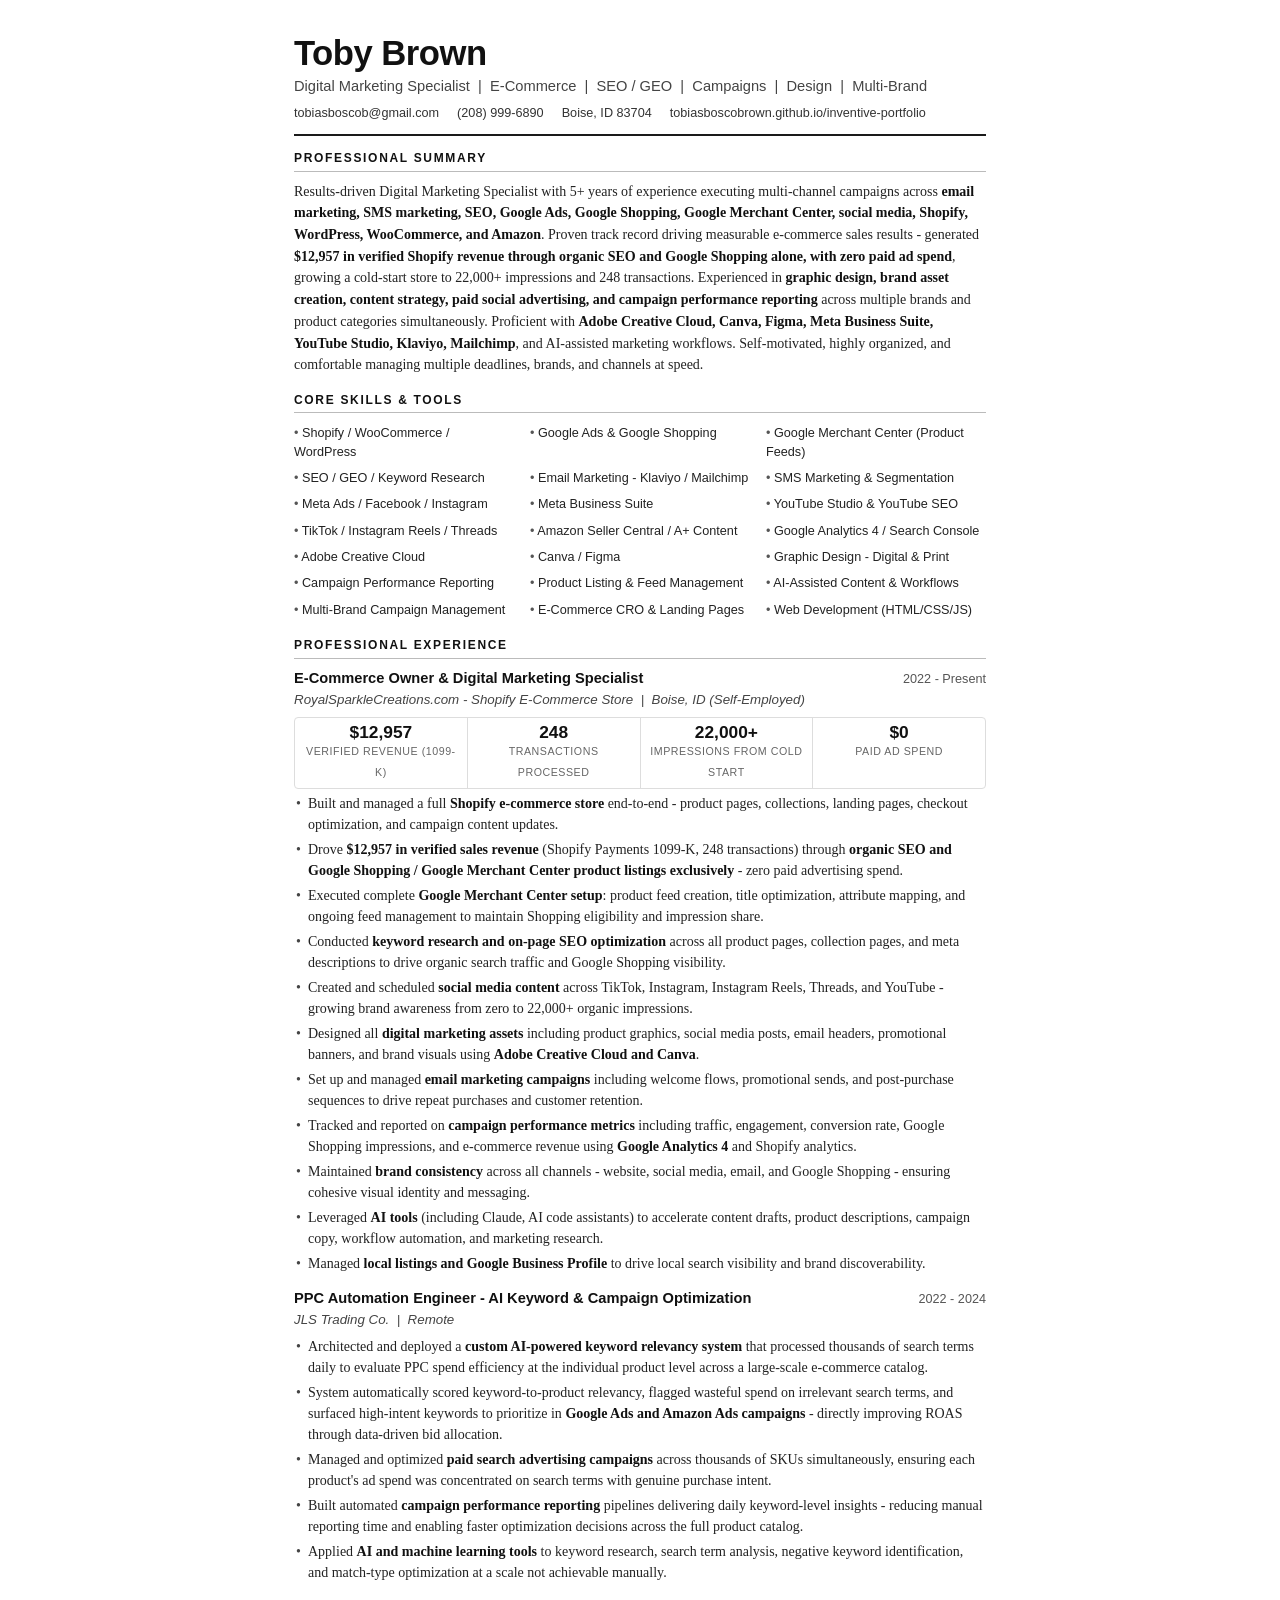
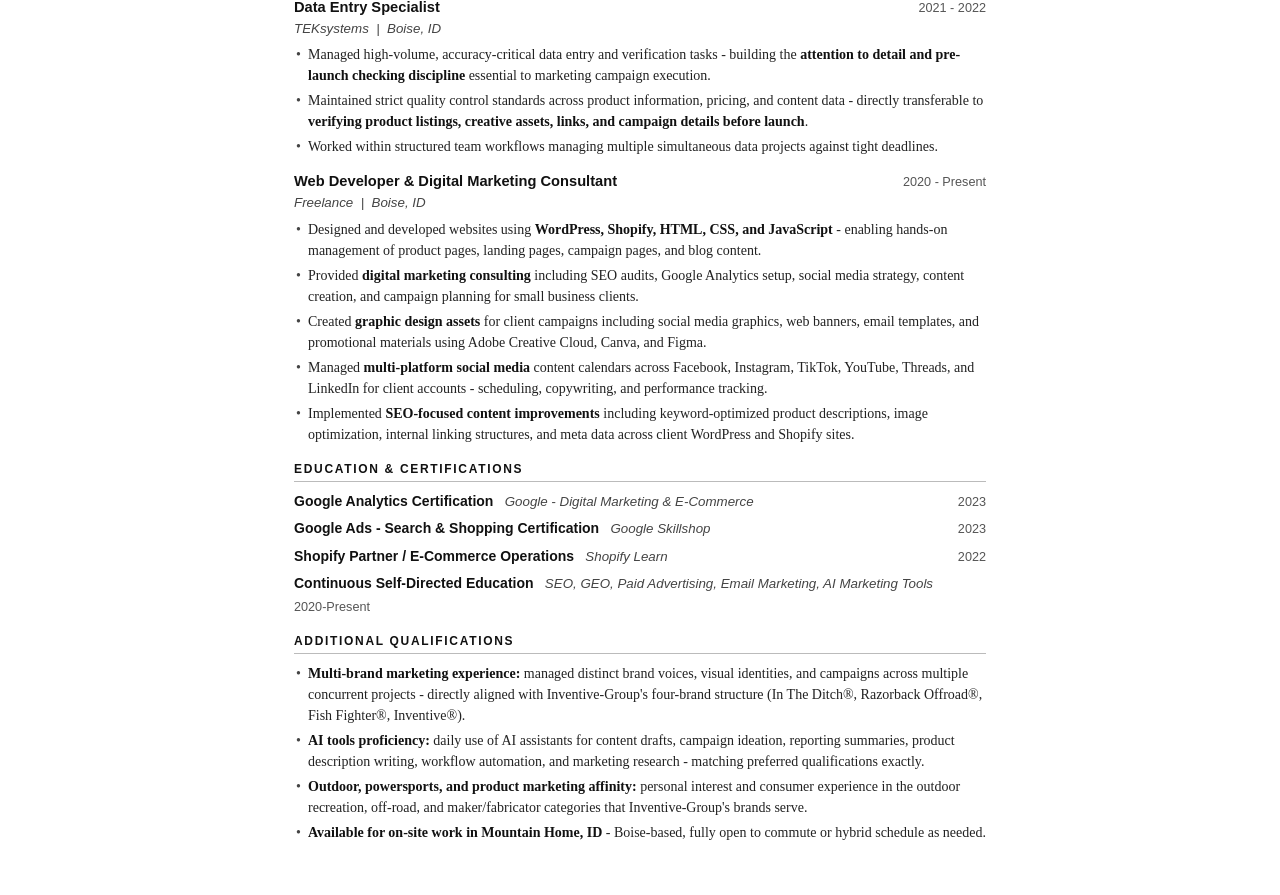
<file: resume.html>
﻿<!DOCTYPE html>
<html lang="en">
<head>
  <meta charset="UTF-8" />
  <meta name="viewport" content="width=device-width, initial-scale=1.0" />
  <title>Toby Brown - Digital Marketing Specialist Resume</title>
  <style>
    * { margin: 0; padding: 0; box-sizing: border-box; }

    body {
      font-family: 'Georgia', 'Times New Roman', serif;
      font-size: 10.5pt;
      color: #1a1a1a;
      background: #fff;
      line-height: 1.45;
    }

    .page {
      max-width: 780px;
      margin: 0 auto;
      padding: 36px 44px;
    }

    /* HEADER */
    .header {
      border-bottom: 2.5px solid #1a1a1a;
      padding-bottom: 12px;
      margin-bottom: 14px;
    }

    .name {
      font-size: 26pt;
      font-weight: bold;
      font-family: 'Arial', sans-serif;
      letter-spacing: -0.5px;
      color: #111;
      line-height: 1;
      margin-bottom: 5px;
    }

    .title-line {
      font-family: 'Arial', sans-serif;
      font-size: 11pt;
      color: #444;
      font-weight: normal;
      margin-bottom: 7px;
    }

    .contact-line {
      font-family: 'Arial', sans-serif;
      font-size: 9.5pt;
      color: #333;
      display: flex;
      flex-wrap: wrap;
      gap: 4px 18px;
    }

    .contact-line span::before {
      content: '';
    }

    /* SECTIONS */
    .section {
      margin-bottom: 16px;
    }

    .section-title {
      font-family: 'Arial', sans-serif;
      font-size: 9pt;
      font-weight: bold;
      letter-spacing: 0.14em;
      text-transform: uppercase;
      color: #111;
      border-bottom: 1px solid #bbb;
      padding-bottom: 3px;
      margin-bottom: 9px;
    }

    /* SUMMARY */
    .summary p {
      font-size: 10.5pt;
      line-height: 1.55;
      color: #222;
    }

    /* SKILLS GRID */
    .skills-grid {
      display: grid;
      grid-template-columns: repeat(3, 1fr);
      gap: 4px 16px;
    }

    .skill-item {
      font-family: 'Arial', sans-serif;
      font-size: 9.5pt;
      color: #222;
      padding: 2px 0;
    }

    .skill-item::before {
      content: "• ";
      color: #555;
    }

    /* EXPERIENCE */
    .job {
      margin-bottom: 14px;
    }

    .job-header {
      display: flex;
      justify-content: space-between;
      align-items: baseline;
      flex-wrap: wrap;
      gap: 4px;
      margin-bottom: 1px;
    }

    .job-title {
      font-family: 'Arial', sans-serif;
      font-size: 11pt;
      font-weight: bold;
      color: #111;
    }

    .job-dates {
      font-family: 'Arial', sans-serif;
      font-size: 9.5pt;
      color: #555;
      white-space: nowrap;
    }

    .job-company {
      font-family: 'Arial', sans-serif;
      font-size: 10pt;
      color: #444;
      font-style: italic;
      margin-bottom: 6px;
    }

    .job-bullets {
      list-style: none;
      padding: 0;
    }

    .job-bullets li {
      font-size: 10.5pt;
      color: #222;
      padding-left: 14px;
      position: relative;
      margin-bottom: 4px;
      line-height: 1.5;
    }

    .job-bullets li::before {
      content: "•";
      position: absolute;
      left: 2px;
      color: #444;
    }

    strong {
      font-weight: bold;
      color: #111;
    }

    /* METRICS CALLOUT */
    .metrics-bar {
      display: flex;
      gap: 0;
      margin: 8px 0 4px;
      border: 1px solid #ddd;
      border-radius: 4px;
      overflow: hidden;
    }

    .metric-box {
      flex: 1;
      text-align: center;
      padding: 6px 8px;
      border-right: 1px solid #ddd;
    }

    .metric-box:last-child { border-right: none; }

    .metric-num {
      font-family: 'Arial', sans-serif;
      font-size: 13pt;
      font-weight: bold;
      color: #111;
      display: block;
      line-height: 1;
    }

    .metric-label {
      font-family: 'Arial', sans-serif;
      font-size: 8pt;
      color: #666;
      text-transform: uppercase;
      letter-spacing: 0.05em;
    }

    /* EDUCATION */
    .edu-row {
      display: flex;
      justify-content: space-between;
      align-items: baseline;
      flex-wrap: wrap;
      gap: 4px;
    }

    .edu-degree {
      font-family: 'Arial', sans-serif;
      font-size: 10.5pt;
      font-weight: bold;
      color: #111;
    }

    .edu-school {
      font-family: 'Arial', sans-serif;
      font-size: 10pt;
      color: #444;
      font-style: italic;
    }

    .edu-year {
      font-family: 'Arial', sans-serif;
      font-size: 9.5pt;
      color: #555;
    }

    /* PRINT */
    @media print {
      body { font-size: 10pt; }
      .page { padding: 24px 32px; max-width: 100%; }
      .metrics-bar { break-inside: avoid; }
      .job { break-inside: avoid; }
    }

    @media (max-width: 600px) {
      .page { padding: 20px 18px; }
      .skills-grid { grid-template-columns: repeat(2, 1fr); }
      .metrics-bar { flex-direction: column; }
      .metric-box { border-right: none; border-bottom: 1px solid #ddd; }
      .metric-box:last-child { border-bottom: none; }
    }
  </style>
</head>
<body>
<div class="page">

  <!-- HEADER -->
  <div class="header">
    <div class="name">Toby Brown</div>
    <div class="title-line">Digital Marketing Specialist &nbsp;|&nbsp; E-Commerce &nbsp;|&nbsp; SEO / GEO &nbsp;|&nbsp; Campaigns &nbsp;|&nbsp; Design &nbsp;|&nbsp; Multi-Brand</div>
    <div class="contact-line">
      <span>tobiasboscob@gmail.com</span>
      <span>(208) 999-6890</span>
      <span>Boise, ID 83704</span>
      <span>tobiasboscobrown.github.io/inventive-portfolio</span>
    </div>
  </div>

  <!-- SUMMARY -->
  <div class="section summary">
    <div class="section-title">Professional Summary</div>
    <p>
      Results-driven Digital Marketing Specialist with 5+ years of experience executing multi-channel campaigns across
      <strong>email marketing, SMS marketing, SEO, Google Ads, Google Shopping, Google Merchant Center, social media,
      Shopify, WordPress, WooCommerce, and Amazon</strong>. Proven track record driving measurable e-commerce sales
      results - generated <strong>$12,957 in verified Shopify revenue through organic SEO and Google Shopping alone,
      with zero paid ad spend</strong>, growing a cold-start store to 22,000+ impressions and 248 transactions.
      Experienced in <strong>graphic design, brand asset creation, content strategy, paid social advertising,
      and campaign performance reporting</strong> across multiple brands and product categories simultaneously.
      Proficient with <strong>Adobe Creative Cloud, Canva, Figma, Meta Business Suite, YouTube Studio,
      Klaviyo, Mailchimp</strong>, and AI-assisted marketing workflows. Self-motivated, highly organized,
      and comfortable managing multiple deadlines, brands, and channels at speed.
    </p>
  </div>

  <!-- SKILLS -->
  <div class="section">
    <div class="section-title">Core Skills &amp; Tools</div>
    <div class="skills-grid">
      <div class="skill-item">Shopify / WooCommerce / WordPress</div>
      <div class="skill-item">Google Ads &amp; Google Shopping</div>
      <div class="skill-item">Google Merchant Center (Product Feeds)</div>
      <div class="skill-item">SEO / GEO / Keyword Research</div>
      <div class="skill-item">Email Marketing - Klaviyo / Mailchimp</div>
      <div class="skill-item">SMS Marketing &amp; Segmentation</div>
      <div class="skill-item">Meta Ads / Facebook / Instagram</div>
      <div class="skill-item">Meta Business Suite</div>
      <div class="skill-item">YouTube Studio &amp; YouTube SEO</div>
      <div class="skill-item">TikTok / Instagram Reels / Threads</div>
      <div class="skill-item">Amazon Seller Central / A+ Content</div>
      <div class="skill-item">Google Analytics 4 / Search Console</div>
      <div class="skill-item">Adobe Creative Cloud</div>
      <div class="skill-item">Canva / Figma</div>
      <div class="skill-item">Graphic Design - Digital &amp; Print</div>
      <div class="skill-item">Campaign Performance Reporting</div>
      <div class="skill-item">Product Listing &amp; Feed Management</div>
      <div class="skill-item">AI-Assisted Content &amp; Workflows</div>
      <div class="skill-item">Multi-Brand Campaign Management</div>
      <div class="skill-item">E-Commerce CRO &amp; Landing Pages</div>
      <div class="skill-item">Web Development (HTML/CSS/JS)</div>
    </div>
  </div>

  <!-- EXPERIENCE -->
  <div class="section">
    <div class="section-title">Professional Experience</div>

    <!-- SHOPIFY STORE -->
    <div class="job">
      <div class="job-header">
        <span class="job-title">E-Commerce Owner &amp; Digital Marketing Specialist</span>
        <span class="job-dates">2022 - Present</span>
      </div>
      <div class="job-company">RoyalSparkleCreations.com - Shopify E-Commerce Store &nbsp;|&nbsp; Boise, ID (Self-Employed)</div>

      <div class="metrics-bar">
        <div class="metric-box"><span class="metric-num">$12,957</span><span class="metric-label">Verified Revenue (1099-K)</span></div>
        <div class="metric-box"><span class="metric-num">248</span><span class="metric-label">Transactions Processed</span></div>
        <div class="metric-box"><span class="metric-num">22,000+</span><span class="metric-label">Impressions from Cold Start</span></div>
        <div class="metric-box"><span class="metric-num">$0</span><span class="metric-label">Paid Ad Spend</span></div>
      </div>

      <ul class="job-bullets">
        <li>Built and managed a full <strong>Shopify e-commerce store</strong> end-to-end - product pages, collections, landing pages, checkout optimization, and campaign content updates.</li>
        <li>Drove <strong>$12,957 in verified sales revenue</strong> (Shopify Payments 1099-K, 248 transactions) through <strong>organic SEO and Google Shopping / Google Merchant Center product listings exclusively</strong> - zero paid advertising spend.</li>
        <li>Executed complete <strong>Google Merchant Center setup</strong>: product feed creation, title optimization, attribute mapping, and ongoing feed management to maintain Shopping eligibility and impression share.</li>
        <li>Conducted <strong>keyword research and on-page SEO optimization</strong> across all product pages, collection pages, and meta descriptions to drive organic search traffic and Google Shopping visibility.</li>
        <li>Created and scheduled <strong>social media content</strong> across TikTok, Instagram, Instagram Reels, Threads, and YouTube - growing brand awareness from zero to 22,000+ organic impressions.</li>
        <li>Designed all <strong>digital marketing assets</strong> including product graphics, social media posts, email headers, promotional banners, and brand visuals using <strong>Adobe Creative Cloud and Canva</strong>.</li>
        <li>Set up and managed <strong>email marketing campaigns</strong> including welcome flows, promotional sends, and post-purchase sequences to drive repeat purchases and customer retention.</li>
        <li>Tracked and reported on <strong>campaign performance metrics</strong> including traffic, engagement, conversion rate, Google Shopping impressions, and e-commerce revenue using <strong>Google Analytics 4</strong> and Shopify analytics.</li>
        <li>Maintained <strong>brand consistency</strong> across all channels - website, social media, email, and Google Shopping - ensuring cohesive visual identity and messaging.</li>
        <li>Leveraged <strong>AI tools</strong> (including Claude, AI code assistants) to accelerate content drafts, product descriptions, campaign copy, workflow automation, and marketing research.</li>
        <li>Managed <strong>local listings and Google Business Profile</strong> to drive local search visibility and brand discoverability.</li>
      </ul>
    </div>

    <!-- JLS TRADING -->
    <div class="job">
      <div class="job-header">
        <span class="job-title">PPC Automation Engineer - AI Keyword &amp; Campaign Optimization</span>
        <span class="job-dates">2022 - 2024</span>
      </div>
      <div class="job-company">JLS Trading Co. &nbsp;|&nbsp; Remote</div>
      <ul class="job-bullets">
        <li>Architected and deployed a <strong>custom AI-powered keyword relevancy system</strong> that processed thousands of search terms daily to evaluate PPC spend efficiency at the individual product level across a large-scale e-commerce catalog.</li>
        <li>System automatically scored keyword-to-product relevancy, flagged wasteful spend on irrelevant search terms, and surfaced high-intent keywords to prioritize in <strong>Google Ads and Amazon Ads campaigns</strong> - directly improving ROAS through data-driven bid allocation.</li>
        <li>Managed and optimized <strong>paid search advertising campaigns</strong> across thousands of SKUs simultaneously, ensuring each product's ad spend was concentrated on search terms with genuine purchase intent.</li>
        <li>Built automated <strong>campaign performance reporting</strong> pipelines delivering daily keyword-level insights - reducing manual reporting time and enabling faster optimization decisions across the full product catalog.</li>
        <li>Applied <strong>AI and machine learning tools</strong> to keyword research, search term analysis, negative keyword identification, and match-type optimization at a scale not achievable manually.</li>
      </ul>
    </div>

    <!-- DATA ENTRY / TEKSYSTEMS -->
    <div class="job">
      <div class="job-header">
        <span class="job-title">Data Entry Specialist</span>
        <span class="job-dates">2021 - 2022</span>
      </div>
      <div class="job-company">TEKsystems &nbsp;|&nbsp; Boise, ID</div>
      <ul class="job-bullets">
        <li>Managed high-volume, accuracy-critical data entry and verification tasks - building the <strong>attention to detail and pre-launch checking discipline</strong> essential to marketing campaign execution.</li>
        <li>Maintained strict quality control standards across product information, pricing, and content data - directly transferable to <strong>verifying product listings, creative assets, links, and campaign details before launch</strong>.</li>
        <li>Worked within structured team workflows managing multiple simultaneous data projects against tight deadlines.</li>
      </ul>
    </div>

    <!-- WEB DEVELOPER -->
    <div class="job">
      <div class="job-header">
        <span class="job-title">Web Developer &amp; Digital Marketing Consultant</span>
        <span class="job-dates">2020 - Present</span>
      </div>
      <div class="job-company">Freelance &nbsp;|&nbsp; Boise, ID</div>
      <ul class="job-bullets">
        <li>Designed and developed websites using <strong>WordPress, Shopify, HTML, CSS, and JavaScript</strong> - enabling hands-on management of product pages, landing pages, campaign pages, and blog content.</li>
        <li>Provided <strong>digital marketing consulting</strong> including SEO audits, Google Analytics setup, social media strategy, content creation, and campaign planning for small business clients.</li>
        <li>Created <strong>graphic design assets</strong> for client campaigns including social media graphics, web banners, email templates, and promotional materials using Adobe Creative Cloud, Canva, and Figma.</li>
        <li>Managed <strong>multi-platform social media</strong> content calendars across Facebook, Instagram, TikTok, YouTube, Threads, and LinkedIn for client accounts - scheduling, copywriting, and performance tracking.</li>
        <li>Implemented <strong>SEO-focused content improvements</strong> including keyword-optimized product descriptions, image optimization, internal linking structures, and meta data across client WordPress and Shopify sites.</li>
      </ul>
    </div>

  </div>

  <!-- EDUCATION -->
  <div class="section">
    <div class="section-title">Education &amp; Certifications</div>
    <div class="edu-row" style="margin-bottom: 6px;">
      <div>
        <span class="edu-degree">Google Analytics Certification &nbsp;</span>
        <span class="edu-school">Google - Digital Marketing &amp; E-Commerce</span>
      </div>
      <span class="edu-year">2023</span>
    </div>
    <div class="edu-row" style="margin-bottom: 6px;">
      <div>
        <span class="edu-degree">Google Ads - Search &amp; Shopping Certification &nbsp;</span>
        <span class="edu-school">Google Skillshop</span>
      </div>
      <span class="edu-year">2023</span>
    </div>
    <div class="edu-row" style="margin-bottom: 6px;">
      <div>
        <span class="edu-degree">Shopify Partner / E-Commerce Operations &nbsp;</span>
        <span class="edu-school">Shopify Learn</span>
      </div>
      <span class="edu-year">2022</span>
    </div>
    <div class="edu-row">
      <div>
        <span class="edu-degree">Continuous Self-Directed Education &nbsp;</span>
        <span class="edu-school">SEO, GEO, Paid Advertising, Email Marketing, AI Marketing Tools</span>
      </div>
      <span class="edu-year">2020-Present</span>
    </div>
  </div>

  <!-- ADDITIONAL -->
  <div class="section">
    <div class="section-title">Additional Qualifications</div>
    <ul class="job-bullets">
      <li><strong>Multi-brand marketing experience:</strong> managed distinct brand voices, visual identities, and campaigns across multiple concurrent projects - directly aligned with Inventive-Group's four-brand structure (In The Ditch&reg;, Razorback Offroad&reg;, Fish Fighter&reg;, Inventive&reg;).</li>
      <li><strong>AI tools proficiency:</strong> daily use of AI assistants for content drafts, campaign ideation, reporting summaries, product description writing, workflow automation, and marketing research - matching preferred qualifications exactly.</li>
      <li><strong>Outdoor, powersports, and product marketing affinity:</strong> personal interest and consumer experience in the outdoor recreation, off-road, and maker/fabricator categories that Inventive-Group's brands serve.</li>
      <li><strong>Available for on-site work in Mountain Home, ID</strong> - Boise-based, fully open to commute or hybrid schedule as needed.</li>
    </ul>
  </div>

</div>
</body>
</html>
</file>
<file: style.css>
/* ===== TEXT ICON OVERRIDES (no emoji) ===== */
.why-icon-text {
  font-family: var(--font-display), sans-serif !important;
  font-size: 13px !important;
  font-weight: 900 !important;
  letter-spacing: 0.08em !important;
  color: var(--orange) !important;
  border: 2px solid var(--orange) !important;
  border-radius: 6px !important;
  padding: 4px 8px !important;
  line-height: 1 !important;
  display: inline-flex !important;
  align-items: center !important;
  justify-content: center !important;
  min-width: 40px !important;
}

.channel-icon.ci {
  font-family: var(--font-body), sans-serif !important;
  font-size: 10px !important;
  font-weight: 800 !important;
  letter-spacing: 0.06em !important;
  color: var(--orange) !important;
  background: rgba(245,98,15,0.12) !important;
  border: 1px solid rgba(245,98,15,0.3) !important;
  border-radius: 4px !important;
  padding: 3px 6px !important;
  line-height: 1 !important;
  min-width: 36px !important;
  text-align: center !important;
}

.skill-cat-icon.sci {
  font-size: 18px !important;
  font-weight: 900 !important;
  color: var(--orange) !important;
  font-family: var(--font-body), sans-serif !important;
}

/* ===== BASE ===== */
*, *::before, *::after { box-sizing: border-box; margin: 0; padding: 0; }

:root {
  --orange: #F5620F;
  --orange-dark: #D44C08;
  --orange-glow: rgba(245,98,15,0.25);
  --black: #0A0A0A;
  --dark: #111111;
  --dark2: #161616;
  --dark3: #1E1E1E;
  --mid: #2A2A2A;
  --light-bg: #F4F4F0;
  --light2: #E8E8E3;
  --text: #E8E8E3;
  --text-dim: #9A9A94;
  --text-dark: #1A1A1A;
  --text-dark-dim: #555550;
  --font-body: 'Inter', sans-serif;
  --font-display: 'Bebas Neue', 'Inter', sans-serif;
  --radius: 12px;
  --radius-sm: 8px;
  --transition: 0.25s ease;
}

html { scroll-behavior: smooth; }

body {
  font-family: var(--font-body);
  background: var(--dark);
  color: var(--text);
  line-height: 1.6;
  overflow-x: hidden;
}

.container {
  max-width: 1180px;
  margin: 0 auto;
  padding: 0 24px;
}

a { text-decoration: none; color: inherit; }

/* ===== NAV ===== */
#navbar {
  position: fixed;
  top: 0; left: 0; right: 0;
  z-index: 100;
  padding: 16px 24px;
  transition: background var(--transition), backdrop-filter var(--transition);
}

#navbar.scrolled {
  background: rgba(10,10,10,0.92);
  backdrop-filter: blur(12px);
  -webkit-backdrop-filter: blur(12px);
  border-bottom: 1px solid rgba(255,255,255,0.06);
}

.nav-inner {
  max-width: 1180px;
  margin: 0 auto;
  display: flex;
  align-items: center;
  justify-content: space-between;
}

.nav-logo {
  font-family: var(--font-body);
  font-weight: 800;
  font-size: 15px;
  letter-spacing: 0.1em;
  color: var(--orange);
  text-transform: uppercase;
}

.nav-links {
  display: flex;
  align-items: center;
  gap: 32px;
  list-style: none;
}

.nav-links a {
  font-size: 14px;
  font-weight: 500;
  color: var(--text-dim);
  transition: color var(--transition);
}

.nav-links a:hover { color: var(--text); }

.nav-links a.nav-cta {
  background: var(--orange);
  color: #fff;
  padding: 8px 20px;
  border-radius: 100px;
  font-weight: 600;
  transition: background var(--transition), transform var(--transition);
}

.nav-links a.nav-cta:hover {
  background: var(--orange-dark);
  transform: translateY(-1px);
}

.hamburger {
  display: none;
  background: none;
  border: none;
  color: var(--text);
  font-size: 22px;
  cursor: pointer;
}

/* ===== HERO ===== */
#hero {
  min-height: 100vh;
  display: flex;
  flex-direction: column;
  justify-content: center;
  padding: 120px 24px 80px;
  position: relative;
  overflow: hidden;
  background: var(--black);
}

.hero-bg-text {
  position: absolute;
  top: 50%;
  left: 50%;
  transform: translate(-50%, -50%);
  font-family: var(--font-display);
  font-size: clamp(120px, 20vw, 280px);
  color: rgba(255,255,255,0.02);
  pointer-events: none;
  user-select: none;
  white-space: nowrap;
  letter-spacing: 0.05em;
}

.hero-content {
  max-width: 900px;
  margin: 0 auto;
  position: relative;
  z-index: 1;
}

.hero-eyebrow {
  display: flex;
  align-items: center;
  gap: 10px;
  font-size: 13px;
  font-weight: 600;
  letter-spacing: 0.08em;
  text-transform: uppercase;
  color: var(--orange);
  margin-bottom: 24px;
}

.dot {
  width: 8px; height: 8px;
  background: var(--orange);
  border-radius: 50%;
  animation: pulse 2s infinite;
}

@keyframes pulse {
  0%, 100% { opacity: 1; transform: scale(1); }
  50% { opacity: 0.5; transform: scale(1.3); }
}

#hero h1 {
  font-family: var(--font-body);
  font-size: clamp(40px, 7vw, 88px);
  font-weight: 900;
  line-height: 1.0;
  letter-spacing: -0.03em;
  color: var(--text);
  margin-bottom: 24px;
}

.accent { color: var(--orange); }

.hero-sub {
  font-size: clamp(16px, 2vw, 19px);
  color: var(--text-dim);
  max-width: 660px;
  margin-bottom: 40px;
  line-height: 1.65;
}

.hero-actions {
  display: flex;
  gap: 16px;
  flex-wrap: wrap;
  margin-bottom: 64px;
}

.btn-primary {
  background: var(--orange);
  color: #fff;
  padding: 14px 32px;
  border-radius: 100px;
  font-weight: 700;
  font-size: 16px;
  transition: background var(--transition), transform var(--transition), box-shadow var(--transition);
}

.btn-primary:hover {
  background: var(--orange-dark);
  transform: translateY(-2px);
  box-shadow: 0 8px 30px var(--orange-glow);
}

.btn-primary.large {
  padding: 18px 40px;
  font-size: 17px;
}

.btn-outline {
  background: transparent;
  color: var(--text);
  padding: 14px 32px;
  border-radius: 100px;
  font-weight: 600;
  font-size: 16px;
  border: 1.5px solid rgba(255,255,255,0.2);
  transition: border-color var(--transition), background var(--transition);
}

.btn-outline:hover {
  border-color: var(--orange);
  background: rgba(245,98,15,0.08);
}

.hero-stats {
  display: flex;
  align-items: center;
  gap: 0;
  flex-wrap: wrap;
  gap: 0;
}

.stat {
  display: flex;
  flex-direction: column;
  padding: 0 32px 0 0;
}

.stat:first-child { padding-left: 0; }

.stat-num {
  font-size: 32px;
  font-weight: 900;
  color: var(--text);
  line-height: 1;
  letter-spacing: -0.02em;
}

.stat-label {
  font-size: 12px;
  color: var(--text-dim);
  font-weight: 500;
  margin-top: 4px;
  text-transform: uppercase;
  letter-spacing: 0.06em;
}

.stat-divider {
  width: 1px;
  height: 40px;
  background: rgba(255,255,255,0.1);
  margin-right: 32px;
}

.hero-scroll-hint {
  position: absolute;
  bottom: 32px;
  left: 50%;
  transform: translateX(-50%);
  font-size: 13px;
  color: var(--text-dim);
  display: flex;
  align-items: center;
  gap: 8px;
}

.hero-scroll-hint span {
  animation: bounce 2s infinite;
  display: inline-block;
}

@keyframes bounce {
  0%, 100% { transform: translateY(0); }
  50% { transform: translateY(6px); }
}

/* ===== SECTIONS ===== */
.section-dark {
  background: var(--dark);
  padding: 100px 0;
}

.section-light {
  background: var(--light-bg);
  padding: 100px 0;
  color: var(--text-dark);
}

.section-cta {
  background: var(--black);
  padding: 100px 0;
}

.section-label {
  font-size: 12px;
  font-weight: 700;
  letter-spacing: 0.15em;
  text-transform: uppercase;
  color: var(--orange);
  margin-bottom: 16px;
}

.section-label.light { color: var(--orange); }

.section-dark h2, .section-cta h2 {
  font-size: clamp(32px, 5vw, 56px);
  font-weight: 900;
  letter-spacing: -0.03em;
  line-height: 1.1;
  color: var(--text);
  margin-bottom: 16px;
}

.section-light h2 {
  font-size: clamp(32px, 5vw, 56px);
  font-weight: 900;
  letter-spacing: -0.03em;
  line-height: 1.1;
  color: var(--text-dark);
  margin-bottom: 16px;
}

.section-dark h2 em, .section-light h2 em { color: var(--orange); font-style: normal; }

.section-sub {
  font-size: 17px;
  line-height: 1.65;
  margin-bottom: 60px;
  max-width: 680px;
}

.section-dark .section-sub { color: var(--text-dim); }
.section-light .section-sub { color: var(--text-dark-dim); }

/* ===== WHY SECTION ===== */
.why-grid {
  display: grid;
  grid-template-columns: repeat(auto-fit, minmax(260px, 1fr));
  gap: 24px;
  margin-top: 48px;
}

.why-card {
  background: var(--dark2);
  border: 1px solid rgba(255,255,255,0.06);
  border-radius: var(--radius);
  padding: 32px;
  transition: border-color var(--transition), transform var(--transition);
}

.why-card:hover {
  border-color: var(--orange);
  transform: translateY(-4px);
}

.why-icon {
  font-size: 36px;
  margin-bottom: 16px;
}

.why-card h3 {
  font-size: 18px;
  font-weight: 700;
  color: var(--text);
  margin-bottom: 12px;
}

.why-card p {
  font-size: 15px;
  color: var(--text-dim);
  line-height: 1.65;
}

/* ===== SKILLS ===== */
.skills-categories {
  display: grid;
  grid-template-columns: repeat(auto-fit, minmax(320px, 1fr));
  gap: 32px;
}

.skill-category {
  background: white;
  border: 1px solid var(--light2);
  border-radius: var(--radius);
  padding: 28px;
  box-shadow: 0 2px 12px rgba(0,0,0,0.06);
}

.skill-cat-header {
  display: flex;
  align-items: center;
  gap: 12px;
  margin-bottom: 20px;
}

.skill-cat-icon { font-size: 22px; }

.skill-cat-header h3 {
  font-size: 16px;
  font-weight: 700;
  color: var(--text-dark);
}

.skill-tags {
  display: flex;
  flex-wrap: wrap;
  gap: 8px;
}

.skill-tag {
  display: inline-block;
  padding: 5px 12px;
  border-radius: 100px;
  font-size: 13px;
  font-weight: 600;
  white-space: nowrap;
}

.skill-tag.expert {
  background: var(--orange);
  color: white;
}

.skill-tag.strong {
  background: #E8E8E3;
  color: var(--text-dark-dim);
}

.skill-legend {
  display: flex;
  gap: 16px;
  margin-top: 32px;
  align-items: center;
}

.legend-item {
  display: flex;
  align-items: center;
  gap: 8px;
  font-size: 13px;
  color: var(--text-dark-dim);
}

/* ===== PORTFOLIO ===== */
.portfolio-grid {
  display: grid;
  grid-template-columns: repeat(3, 1fr);
  gap: 24px;
}

.portfolio-card {
  background: var(--dark2);
  border: 1px solid rgba(255,255,255,0.07);
  border-radius: var(--radius);
  overflow: hidden;
  transition: transform var(--transition), border-color var(--transition);
}

.portfolio-card:hover {
  transform: translateY(-6px);
  border-color: var(--orange);
}

.portfolio-card.featured {
  grid-column: span 2;
}

.portfolio-card-badge {
  display: inline-block;
  background: var(--orange);
  color: white;
  font-size: 11px;
  font-weight: 700;
  letter-spacing: 0.1em;
  text-transform: uppercase;
  padding: 6px 14px;
  margin: 20px 20px 0;
  border-radius: 100px;
}

.portfolio-card-img {
  padding: 20px;
  height: 160px;
  display: flex;
  align-items: center;
  justify-content: center;
}

/* Email Mock */
.email-mock {
  width: 100%;
  max-width: 420px;
  background: white;
  border-radius: 8px;
  overflow: hidden;
  box-shadow: 0 4px 24px rgba(0,0,0,0.4);
}

.email-mock-header {
  background: #f0f0f0;
  padding: 8px 12px;
  display: flex;
  align-items: center;
  gap: 6px;
}

.em-dot { width: 10px; height: 10px; border-radius: 50%; }
.em-dot.red { background: #FF5F57; }
.em-dot.yellow { background: #FEBC2E; }
.em-dot.green { background: #28C840; }

.em-subject {
  font-size: 11px;
  color: #666;
  margin-left: 8px;
}

.email-mock-body {
  padding: 12px;
  display: flex;
  flex-direction: column;
  gap: 6px;
}

.em-hero-bar {
  height: 40px;
  background: linear-gradient(135deg, var(--orange), var(--orange-dark));
  border-radius: 4px;
}

.em-text-line {
  height: 8px;
  background: #e0e0e0;
  border-radius: 4px;
}
.em-text-line.wide { width: 90%; }
.em-text-line.medium { width: 65%; }
.em-text-line.short { width: 40%; }

.em-img-placeholder {
  height: 50px;
  background: #f0f0f0;
  border-radius: 4px;
}

.em-cta-bar {
  height: 22px;
  width: 100px;
  background: var(--orange);
  border-radius: 100px;
  margin-top: 4px;
}

/* Ads Mock */
.ads-mock { width: 100%; }
.ads-mock-row { display: flex; gap: 8px; }

.ads-product-card {
  flex: 1;
  background: white;
  border-radius: 8px;
  overflow: hidden;
  box-shadow: 0 2px 12px rgba(0,0,0,0.3);
}

.ads-product-img {
  height: 60px;
  background: linear-gradient(135deg, #2a2a2a, #444);
}
.ads-product-img.alt { background: linear-gradient(135deg, var(--orange), #f59342); }
.ads-product-img.dark { background: linear-gradient(135deg, #1a1a1a, #333); }

.ads-product-info { padding: 6px 8px; }
.ads-line { height: 6px; background: #e0e0e0; border-radius: 3px; margin-bottom: 4px; }
.ads-line.short { width: 60%; }
.ads-price { height: 8px; width: 40%; background: #333; border-radius: 3px; }

/* Social Mock */
.social-mock {
  display: grid;
  grid-template-columns: 2fr 1fr;
  grid-template-rows: 1fr 1fr;
  gap: 6px;
  width: 100%;
  height: 120px;
}

.social-post {
  background: var(--dark3);
  border-radius: 6px;
  overflow: hidden;
}

.social-post:first-child {
  grid-row: span 2;
  display: flex;
  flex-direction: column;
}

.social-post-img {
  flex: 1;
  background: linear-gradient(135deg, var(--orange), #f59342);
}

.social-post-img.alt { background: linear-gradient(135deg, #333, #555); }
.social-post-img.dark { background: linear-gradient(135deg, #1a1a1a, #2d2d2d); }

.social-post-caption { padding: 6px; }
.sp-line { height: 5px; background: rgba(255,255,255,0.2); border-radius: 3px; margin-bottom: 3px; }
.sp-line.wide { width: 90%; }
.sp-line.medium { width: 65%; }
.sp-hashtags { height: 5px; width: 80%; background: rgba(245,98,15,0.4); border-radius: 3px; }

.social-post.small { display: block; }

/* Amazon Mock */
.amazon-mock {
  width: 100%;
  background: white;
  border-radius: 8px;
  overflow: hidden;
  box-shadow: 0 4px 20px rgba(0,0,0,0.4);
  padding: 8px;
}

.amz-listing {
  display: flex;
  gap: 8px;
  margin-bottom: 6px;
}

.amz-img {
  width: 60px;
  height: 60px;
  background: linear-gradient(135deg, #eee, #ddd);
  border-radius: 4px;
  flex-shrink: 0;
}

.amz-detail { flex: 1; }
.amz-title { height: 7px; background: #333; border-radius: 3px; margin-bottom: 4px; }
.amz-stars { color: #F90; font-size: 11px; margin-bottom: 3px; }
.amz-price { font-size: 11px; color: #B12704; font-weight: 700; margin-bottom: 4px; }
.amz-bullet { height: 5px; background: #e0e0e0; border-radius: 3px; margin-bottom: 3px; width: 85%; }

.amz-aplus { }
.aplus-bar { height: 18px; background: linear-gradient(90deg, var(--orange), #f59342); border-radius: 3px; margin-bottom: 4px; }
.aplus-row { display: flex; gap: 4px; }
.aplus-cell { flex: 1; height: 14px; background: #f0f0f0; border-radius: 3px; }

/* Shopify Mock */
.shopify-mock {
  width: 100%;
  background: white;
  border-radius: 8px;
  overflow: hidden;
  box-shadow: 0 4px 20px rgba(0,0,0,0.4);
}

.sf-nav {
  height: 20px;
  background: #1a1a1a;
}

.sf-hero {
  height: 40px;
  background: linear-gradient(135deg, var(--orange), #f59342);
}

.sf-products {
  display: flex;
  gap: 4px;
  padding: 6px;
}

.sf-product {
  flex: 1;
  height: 35px;
  background: #f0f0f0;
  border-radius: 4px;
}

/* Design Mock */
.design-mock { width: 100%; height: 120px; }
.design-grid {
  display: grid;
  grid-template-columns: 2fr 1fr;
  grid-template-rows: 1fr 1fr;
  gap: 4px;
  height: 100%;
}

.design-piece {
  border-radius: 4px;
}

.hero-piece {
  grid-row: span 2;
  background: linear-gradient(135deg, var(--orange), var(--orange-dark));
}

.tall-piece {
  background: linear-gradient(135deg, #333, #555);
}

.small-piece {
  background: #2a2a2a;
}

.small-piece.alt { background: linear-gradient(135deg, #1e1e1e, #333); }

.wide-piece {
  grid-column: 1 / -1;
  background: linear-gradient(90deg, var(--orange), #1a1a1a);
}

/* Portfolio Card Content */
.portfolio-card-content { padding: 0 20px 24px; }

.portfolio-card-content h3 {
  font-size: 17px;
  font-weight: 700;
  color: var(--text);
  margin-bottom: 8px;
  margin-top: 12px;
}

.portfolio-card-content p {
  font-size: 14px;
  color: var(--text-dim);
  line-height: 1.6;
  margin-bottom: 16px;
}

.portfolio-metrics {
  display: flex;
  gap: 20px;
  margin-bottom: 14px;
}

.metric {
  display: flex;
  flex-direction: column;
}

.metric-val {
  font-size: 20px;
  font-weight: 900;
  color: var(--orange);
  line-height: 1;
}

.metric-key {
  font-size: 11px;
  color: var(--text-dim);
  margin-top: 2px;
  text-transform: uppercase;
  letter-spacing: 0.05em;
}

.portfolio-tags {
  display: flex;
  flex-wrap: wrap;
  gap: 6px;
}

.portfolio-tags span {
  font-size: 11px;
  font-weight: 600;
  background: rgba(255,255,255,0.07);
  color: var(--text-dim);
  padding: 4px 10px;
  border-radius: 100px;
  text-transform: uppercase;
  letter-spacing: 0.05em;
}

/* ===== BRANDS ===== */
.brands-grid {
  display: grid;
  grid-template-columns: repeat(auto-fit, minmax(260px, 1fr));
  gap: 24px;
}

.brand-card {
  background: white;
  border: 1px solid var(--light2);
  border-radius: var(--radius);
  overflow: hidden;
  box-shadow: 0 2px 12px rgba(0,0,0,0.06);
  transition: transform var(--transition), box-shadow var(--transition);
}

.brand-card:hover {
  transform: translateY(-4px);
  box-shadow: 0 8px 30px rgba(0,0,0,0.12);
}

.brand-card-color {
  height: 6px;
}

.brand-card.itd .brand-card-color { background: #E84C1D; }
.brand-card.rbo .brand-card-color { background: #2D7DD2; }
.brand-card.ff .brand-card-color { background: #3BAA35; }
.brand-card.inv .brand-card-color { background: #F5620F; }

.brand-card-content { padding: 24px; }

.brand-card-content h3 {
  font-size: 16px;
  font-weight: 700;
  color: var(--text-dark);
  margin-bottom: 10px;
}

.brand-card-content p {
  font-size: 14px;
  color: var(--text-dark-dim);
  line-height: 1.6;
  margin-bottom: 16px;
}

.brand-tags {
  display: flex;
  flex-wrap: wrap;
  gap: 6px;
}

.brand-tags span {
  font-size: 11px;
  font-weight: 600;
  background: var(--light2);
  color: var(--text-dark-dim);
  padding: 4px 10px;
  border-radius: 100px;
  text-transform: uppercase;
  letter-spacing: 0.04em;
}

/* ===== PROCESS ===== */
.process-steps {
  display: flex;
  flex-direction: column;
  gap: 0;
  margin-top: 48px;
}

.process-step {
  display: flex;
  gap: 40px;
  padding: 32px 0;
  border-bottom: 1px solid rgba(255,255,255,0.06);
  transition: background var(--transition);
  border-radius: var(--radius-sm);
}

.process-step:last-child { border-bottom: none; }

.process-step:hover { background: rgba(245,98,15,0.04); padding-left: 12px; }

.step-num {
  font-family: var(--font-body);
  font-size: 48px;
  font-weight: 900;
  color: rgba(245,98,15,0.3);
  line-height: 1;
  min-width: 80px;
  letter-spacing: -0.04em;
}

.step-content h3 {
  font-size: 20px;
  font-weight: 700;
  color: var(--text);
  margin-bottom: 10px;
}

.step-content p {
  font-size: 15px;
  color: var(--text-dim);
  line-height: 1.65;
}

/* ===== CONTACT ===== */
.cta-content { max-width: 800px; }

.section-cta h2 {
  margin-bottom: 16px;
}

.section-cta p {
  font-size: 17px;
  color: var(--text-dim);
  margin-bottom: 48px;
}

.contact-options {
  display: grid;
  grid-template-columns: repeat(auto-fit, minmax(220px, 1fr));
  gap: 16px;
  margin-bottom: 48px;
}

.contact-card {
  background: var(--dark2);
  border: 1px solid rgba(255,255,255,0.08);
  border-radius: var(--radius);
  padding: 24px;
  display: flex;
  flex-direction: column;
  gap: 8px;
  overflow: hidden;
  min-width: 0;
  transition: border-color var(--transition), transform var(--transition);
}

.contact-card:hover {
  border-color: var(--orange);
  transform: translateY(-3px);
}

.contact-icon { font-size: 24px; }
.contact-label {
  font-size: 12px;
  font-weight: 600;
  letter-spacing: 0.08em;
  text-transform: uppercase;
  color: var(--text-dim);
}

.contact-value {
  font-size: 12px;
  font-weight: 700;
  color: var(--text);
  word-break: break-all;
  overflow-wrap: anywhere;
  white-space: normal;
}

.apply-direct {
  text-align: left;
  border-top: 1px solid rgba(255,255,255,0.08);
  padding-top: 40px;
}

.apply-direct p {
  margin-bottom: 16px;
  font-size: 15px;
}

/* ===== FOOTER ===== */
footer {
  background: var(--black);
  border-top: 1px solid rgba(255,255,255,0.06);
  padding: 32px 0;
}

.footer-inner {
  display: flex;
  justify-content: space-between;
  align-items: center;
  flex-wrap: wrap;
  gap: 12px;
  font-size: 13px;
  color: var(--text-dim);
}

/* ===== ANIMATIONS ===== */
.fade-in {
  opacity: 0;
  transform: translateY(24px);
  transition: opacity 0.6s ease, transform 0.6s ease;
}

.fade-in.visible {
  opacity: 1;
  transform: translateY(0);
}

/* ===== ROADMAP SECTION ===== */
.accent-dark { color: var(--orange); }

.brand-tabs {
  display: flex;
  gap: 8px;
  flex-wrap: wrap;
  margin-bottom: 32px;
  border-bottom: 2px solid var(--light2);
  padding-bottom: 0;
}

.brand-tab {
  background: none;
  border: none;
  padding: 14px 24px;
  font-family: var(--font-body);
  font-size: 15px;
  font-weight: 600;
  color: var(--text-dark-dim);
  cursor: pointer;
  border-bottom: 3px solid transparent;
  margin-bottom: -2px;
  transition: color var(--transition), border-color var(--transition);
  border-radius: 6px 6px 0 0;
}

.brand-tab:hover { color: var(--text-dark); }

.brand-tab.active {
  color: var(--orange);
  border-bottom-color: var(--orange);
  background: rgba(245,98,15,0.05);
}

.brand-roadmap {
  display: none;
}

.brand-roadmap.active {
  display: block;
  animation: fadeSlideIn 0.3s ease;
}

@keyframes fadeSlideIn {
  from { opacity: 0; transform: translateY(12px); }
  to { opacity: 1; transform: translateY(0); }
}

.roadmap-header {
  border-radius: var(--radius);
  padding: 28px 32px;
  margin-bottom: 32px;
  display: flex;
  gap: 32px;
  align-items: flex-start;
  flex-wrap: wrap;
  border-left: 5px solid;
}

.itd-header { background: #fff5f3; border-left-color: #E84C1D; }
.rbo-header { background: #f3f7ff; border-left-color: #2D7DD2; }
.ff-header  { background: #f3faf3; border-left-color: #3BAA35; }
.inv-header { background: #fff8f3; border-left-color: #F5620F; }

.roadmap-brand-info { flex: 1; min-width: 200px; }

.roadmap-brand-name {
  font-size: 20px;
  font-weight: 800;
  color: var(--text-dark);
  margin-bottom: 6px;
  letter-spacing: -0.02em;
}

.roadmap-brand-url {
  font-size: 13px;
  color: var(--text-dark-dim);
  font-weight: 500;
}

.roadmap-verdict {
  flex: 2;
  min-width: 280px;
}

.verdict-label {
  font-size: 11px;
  font-weight: 700;
  letter-spacing: 0.12em;
  text-transform: uppercase;
  color: var(--orange);
  margin-bottom: 8px;
}

.verdict-text {
  font-size: 15px;
  color: var(--text-dark);
  line-height: 1.65;
}

.roadmap-channels {
  display: flex;
  flex-direction: column;
  gap: 16px;
}

.channel-block {
  background: white;
  border: 1px solid var(--light2);
  border-radius: var(--radius);
  overflow: hidden;
  box-shadow: 0 2px 8px rgba(0,0,0,0.04);
  transition: box-shadow var(--transition);
}

.channel-block:hover {
  box-shadow: 0 4px 20px rgba(0,0,0,0.10);
}

.channel-header {
  display: flex;
  align-items: center;
  gap: 14px;
  padding: 18px 24px;
  background: #fafaf8;
  border-bottom: 1px solid var(--light2);
  cursor: pointer;
  user-select: none;
}

.channel-icon { font-size: 20px; }

.channel-name {
  font-size: 16px;
  font-weight: 700;
  color: var(--text-dark);
  flex: 1;
}

.channel-priority {
  font-size: 11px;
  font-weight: 700;
  letter-spacing: 0.08em;
  text-transform: uppercase;
  padding: 4px 12px;
  border-radius: 100px;
}

.channel-priority.high {
  background: var(--orange);
  color: white;
}

.channel-priority.medium {
  background: var(--light2);
  color: var(--text-dark-dim);
}

.channel-body {
  padding: 24px;
}

.channel-thesis {
  font-size: 15px;
  color: var(--text-dark);
  line-height: 1.7;
  margin-bottom: 20px;
  padding: 16px 20px;
  background: rgba(245,98,15,0.05);
  border-left: 3px solid var(--orange);
  border-radius: 0 6px 6px 0;
  font-style: italic;
}

.channel-actions {
  list-style: none;
  display: flex;
  flex-direction: column;
  gap: 14px;
}

.channel-actions li {
  font-size: 15px;
  color: var(--text-dark-dim);
  line-height: 1.65;
  padding-left: 20px;
  position: relative;
}

.channel-actions li::before {
  content: "→";
  position: absolute;
  left: 0;
  color: var(--orange);
  font-weight: 700;
}

.channel-actions li strong {
  color: var(--text-dark);
  font-weight: 700;
}

/* ===== RESPONSIVE ===== */
@media (max-width: 900px) {
  .portfolio-grid {
    grid-template-columns: 1fr;
  }
  .portfolio-card.featured { grid-column: span 1; }
  .nav-links { display: none; }
  .hamburger { display: block; }
  .nav-links.open {
    display: flex;
    flex-direction: column;
    position: fixed;
    top: 0; left: 0; right: 0; bottom: 0;
    background: rgba(10,10,10,0.97);
    backdrop-filter: blur(16px);
    justify-content: center;
    align-items: center;
    gap: 32px;
    z-index: 99;
  }
  .nav-links.open a { font-size: 24px; }
  .hero-stats { gap: 24px; }
  .stat-divider { display: none; }
  .stat { padding: 0; }
}

@media (max-width: 600px) {
  .process-step { flex-direction: column; gap: 12px; }
  .step-num { font-size: 32px; }
  .footer-inner { flex-direction: column; text-align: center; }
  .hero-actions { flex-direction: column; }
  .btn-primary, .btn-outline { text-align: center; }
}
</file>
